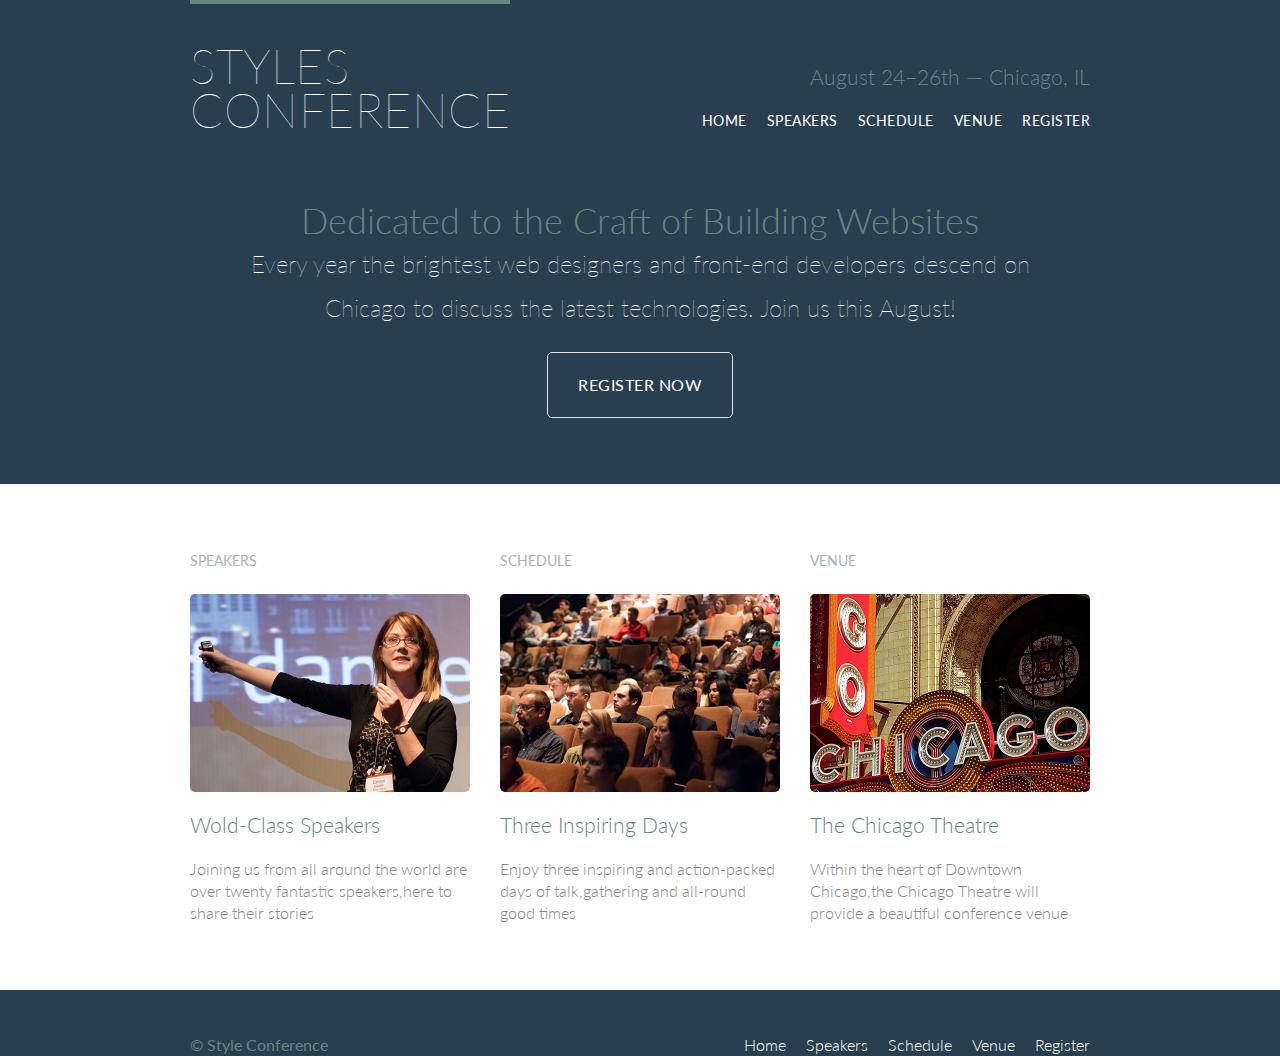
<file: index.html>
<!DOCTYPE html>
<html lang="en">
<head>
	<meta charest"utf-8">
	<title>Styles Conference</title>
	
	<link rel="stylesheet" href="http://fonts.googleapis.com/css?family=Lato:100,300,400">
	<link rel="stylesheet" type="text/css" href="assets/stylesheets/main.css">
</head>
<body>
	<header class="primary-header container group">
		<h1 class="logo">
			<a href ="index.html">	Styles <br> Conference </a>
		</h1>
		<h3 class="tagline">August 24&ndash;26th &mdash; Chicago, IL</h3>
		<nav class="nav primary-nav">
			<ul>
				<li><a href="index.html">Home</a></li><!--
    			--><li><a href="speakers.html">Speakers</a></li><!--
    			--><li><a href="schedule.html">Schedule</a></li><!--
    			--><li><a href="venue.html">Venue</a></li><!--
    			--><li><a href="register.html">Register</a></li>
			</ul>
		</nav>
	</header>
	
	<section class="hero container">
  		<h2>Dedicated to the Craft of Building Websites</h2>
  		<p>Every year the brightest web designers and front-end developers descend on Chicago to discuss the latest technologies. Join us this August!</p>
  		<a class="btn btn-alt" href="register.html">Register Now</a>
	</section>
	<section class="row">
  		<div class="grid">
			<!-- speacker -->
		<section class="teaser col-1-3">
			<h5>Speakers</h5>
			<a href="speakers.html">
				<img src="assets/images/home/speakers.jpg" alt="Professional Speaker">
				<h3>Wold-Class Speakers</h3>
			</a>
			<p>Joining us from all around the world are over twenty fantastic speakers,here to share their stories</p>
		</section><!-- 
				schedule
	--><section class="teaser col-1-3">
			<h5>Schedule</h5>
			<a href="schedule.html">
				<img src="assets/images/home/schedule.jpg" alt="schedules">
				<h3>Three Inspiring Days</h3>
			</a>
			<p>Enjoy three inspiring and action-packed days of talk,gathering and all-round good times</p>
		</section><!-- 
				venue 
		--><section class="teaser col-1-3">
			<h5>Venue</h5>
			<a href="venue.html">
				<img src="assets/images/home/venue.jpg" alt="venue">
				<h3>The Chicago Theatre</h3>
			</a>
			<p>Within the heart of Downtown Chicago,the Chicago Theatre will provide a beautiful conference venue</p>
		</section>
			 </div>
		</section>
	<footer class="primary-footer container group">
		<small>&copy; Style Conference</small>
		<nav class="nav">
			<ul>
				<li><a href="index.html">Home</a></li><!--
	    		--><li><a href="speakers.html">Speakers</a></li><!--
	    		--><li><a href="schedule.html">Schedule</a></li><!--
	    		--><li><a href="venue.html">Venue</a></li><!--
	   			 --><li><a href="register.html">Register</a></li>
   			</ul>
		</nav>
	</footer>
</body>	
</html>
</file>
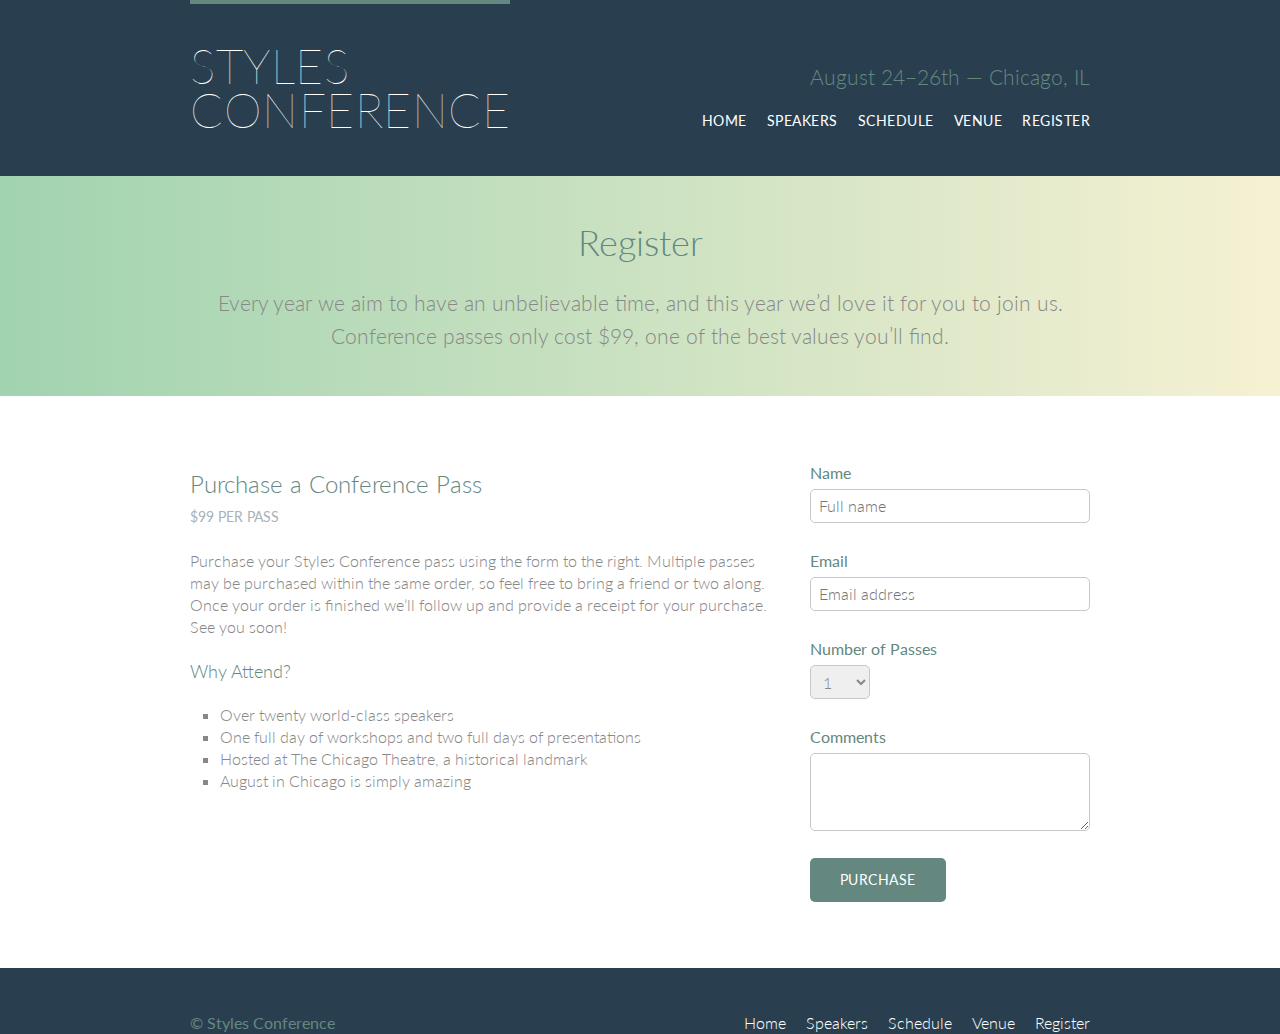
<file: register.html>
<!DOCTYPE html>
<html lang="en">
<head>
	<meta charset="utf-8">
	<title>Register - Styles Conference</title>
	<link rel="stylesheet" href="assets/stylesheets/main.css">
	<link rel="stylesheet" href="http://fonts.googleapis.com/css?family=Lato:100,300,400">
</head>
<body>
	<header class="primary-header container group">
		<h1 class="logo">
		<a href="index.html">Styles <br> Conference</a>
	</h1>
		<h3 class="tagline">August 24&ndash;26th &mdash; Chicago, IL</h3>
	<nav class="nav primary-nav">
		<ul>
			<li><a href="index.html">Home</a></li><!--
	    	--><li><a href="speakers.html">Speakers</a></li><!--
	    	--><li><a href="schedule.html">Schedule</a></li><!--
	    	--><li><a href="venue.html">Venue</a></li><!--
	   		--><li><a href="register.html">Register</a></li>	
   		</ul>
	</nav>
	</header>
	<section class="row-alt">
		<div class="lead container">
			<h1>Register</h1>
			<p>Every year we aim to have an unbelievable time, and this year we&#8217;d love it for you to join us. Conference passes only cost $99, one of the best values you&#8217;ll find.</p>
		</div>
	</section>
	<section class="row">
  		<div class="grid">
    		<section class="col-2-3">
    			<h2>Purchase a Conference Pass</h2>
				<h5>$99 per Pass</h5>
				<p>Purchase your Styles Conference pass 
				using the form to the right. Multiple passes may be purchased within the
				 same order, so feel free to bring a friend or two along. Once your 
				order is finished we&#8217;ll follow up and provide a receipt for your purchase. See you soon!</p>
				<h4>Why Attend?</h4>
				<ul class="why-attend">
				 	<li>Over twenty world-class speakers</li>
				    <li>One full day of workshops and two full days of presentations</li>
				    <li>Hosted at The Chicago Theatre, a historical landmark</li>
				    <li>August in Chicago is simply amazing</li>
				 </ul>  
			</section><!--
		--><form class="col-1-3" action="#" method="post">
				<fieldset class="register-group">
					<label>
			      		Name
			      		<input type="text" name="name" placeholder="Full name" required>
			    	</label>
					<label>
			      		Email
			      		<input type="email" name="email" placeholder="Email address" required>
			    	</label>
					<label>
			      		Number of Passes
			      <select name="quantity" required>
			        <option value="1" selected>1</option>
			        <option value="2">2</option>
			        <option value="3">3</option>
			        <option value="4">4</option>
			        <option value="5">5</option>
			      </select>
			    </label>
				<label>
			      Comments
			      <textarea name="comments"></textarea>
			    </label>
			</fieldset>
				<input class="btn btn-default" type="submit" name="submit" value="Purchase">
			</form>
      	</div>
	</section>
	<footer class="primary-footer container group">
		<small>&copy; Styles Conference</small>
	<nav class="nav">
		<ul>
			<li><a href="index.html">Home</a></li><!--
	    	--><li><a href="speakers.html">Speakers</a></li><!--
	    	--><li><a href="schedule.html">Schedule</a></li><!--
	    	--><li><a href="venue.html">Venue</a></li><!--
	   		 --><li><a href="register.html">Register</a></li>
   		</ul>
	</nav>
	</footer>
</body>
</html>
</file>
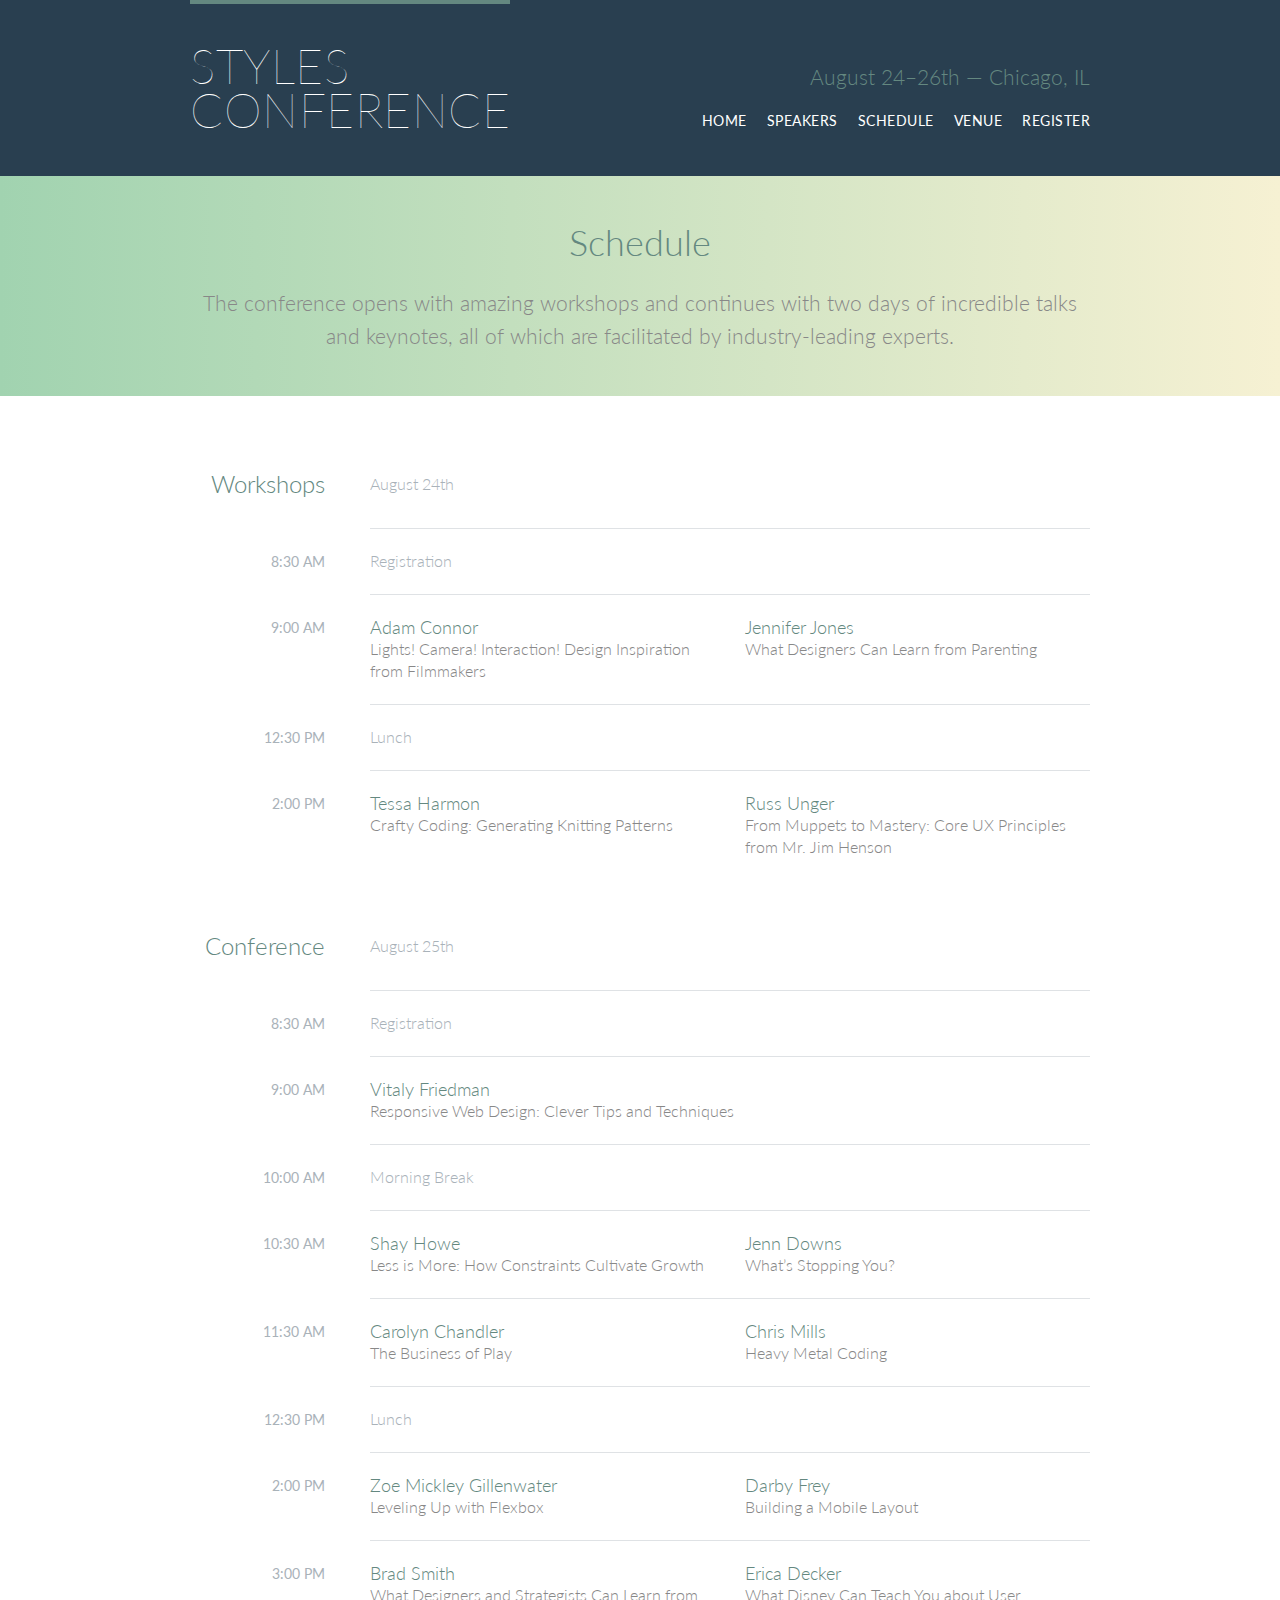
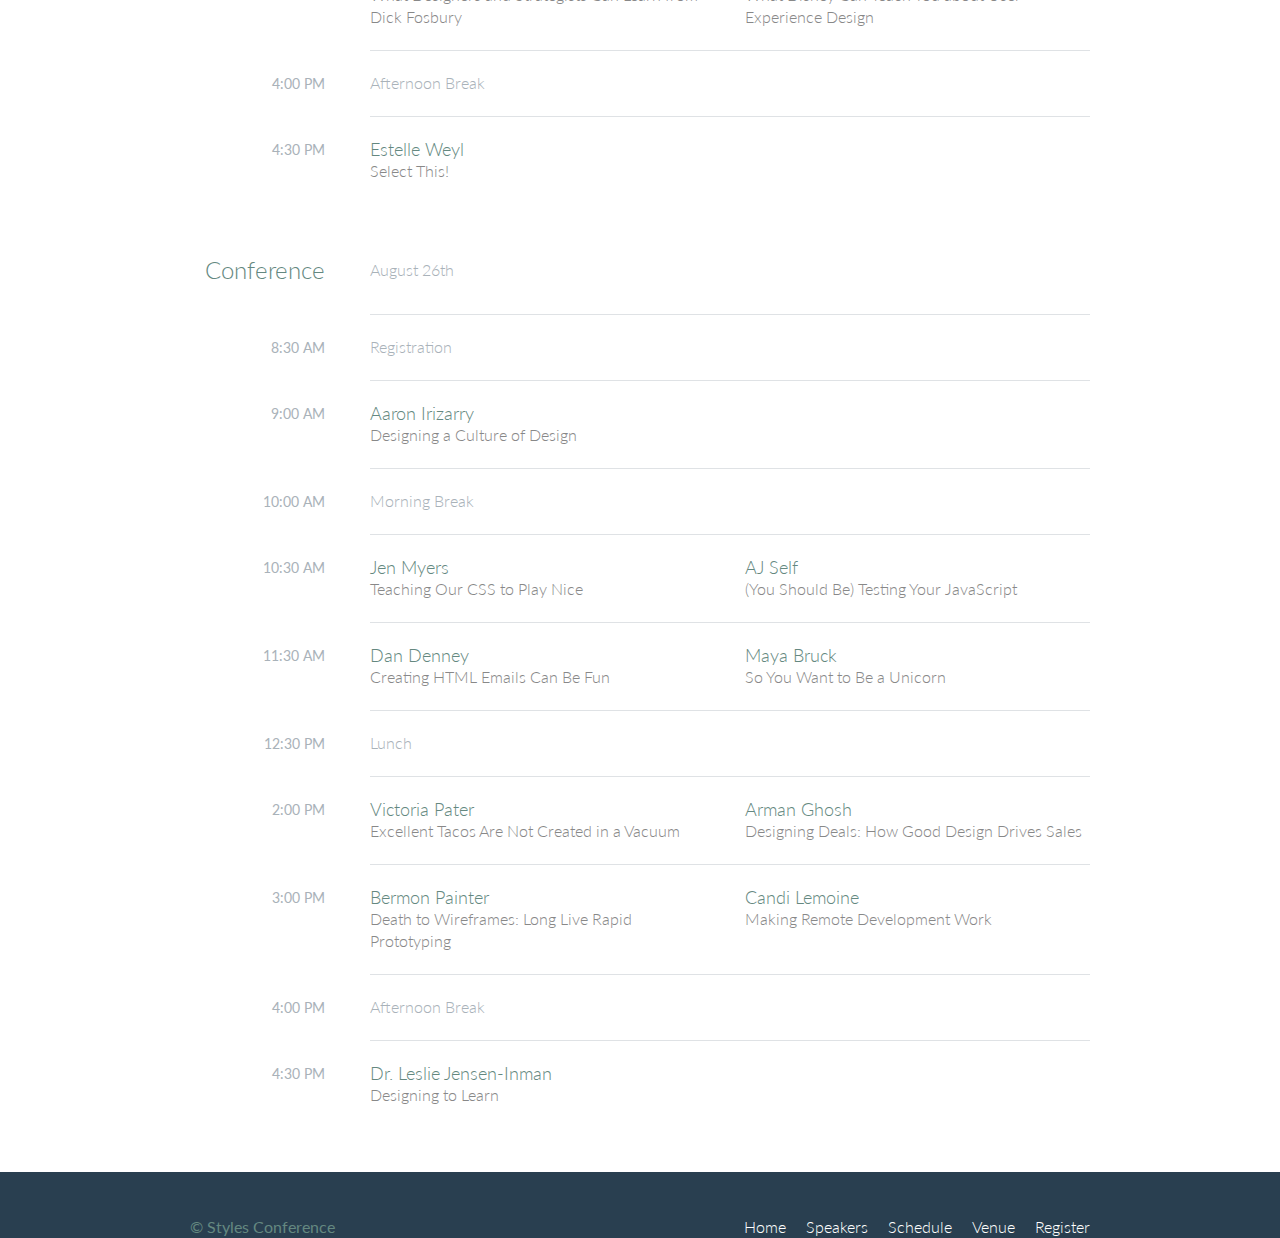
<file: schedule.html>
<!DOCTYPE html>
<html lang="en">
<head>
	<meta charset="utf-8">
	<title>Schedule - Styles Conference</title>
	<link rel="stylesheet" href="assets/stylesheets/main.css">
	<link rel="stylesheet" href="http://fonts.googleapis.com/css?family=Lato:100,300,400">
</head>
<body>
	<header class="primary-header container group">
	<h1 class="logo">
		<a href="index.html">Styles <br> Conference</a>
	</h1>
	<h3 class="tagline">August 24&ndash;26th &mdash; Chicago, IL</h3>
	<nav class="nav primary-nav">
		<ul>
			<li><a href="index.html">Home</a></li><!--
	    	--><li><a href="speakers.html">Speakers</a></li><!--
	    	--><li><a href="schedule.html">Schedule</a></li><!--
	    	--><li><a href="venue.html">Venue</a></li><!--
	   		--><li><a href="register.html">Register</a></li>
   		</ul>
	</nav>
	</header>
	<section class="row-alt">
		<div class="lead container">
			<h1>Schedule</h1>
			<p>The conference opens with amazing workshops and continues with two days of incredible talks and keynotes, all of which are facilitated by industry-leading experts.</p>
		</div>
	</section>
	<section class="row">
  		<div class="container">
  			<table>
				<thead>
					<tr>
						<th scope="row">
						Workshops
						</th>
						<td class="schedule-offset" colspan="2">
						August 24th
						</td>
					</tr>
				</thead>
				<tbody>
					<tr>
						<th scope="row">
						<time datetime="08:30:00">8:30 AM</time>
						</th>
						<td class="schedule-offset" colspan="2">
						Registration
						</td>
					</tr>
					<tr>
						<th scope="row">
						<time datetime="09:00:00">9:00 AM</time>
					</th>
					<td>
						<a href="speakers.html#adam-connor">
						<h4>Adam Connor</h4>
						Lights! Camera! Interaction! Design Inspiration from Filmmakers
						</a>
					</td>
					<td>
						<a href="speakers.html#jennifer-jones">
							<h4>Jennifer Jones</h4>
							What Designers Can Learn from Parenting
						</a>
					</td>
					</tr>
					<tr>
						<th scope="row">
						<time datetime="12:30:00">12:30 PM</time>
					</th>
					<td class="schedule-offset" colspan="2">
						Lunch
					</td>
					</tr>
					<tr>
						<th scope="row">
						<time datetime="14:00">2:00 PM</time>
					</th>
					<td>
						<a href="speakers.html#tessa-harmon">
							<h4>Tessa Harmon</h4>
				 			Crafty Coding: Generating Knitting Patterns
						</a>
					</td>
					<td>
						<a href="speakers.html#russ-unger">
							<h4>Russ Unger</h4>
							From Muppets to Mastery: Core UX Principles from Mr. Jim Henson
						</a>
					</td>
					</tr>
					</tbody>
					</table>

					<table>
					<thead>
						<tr>
							<th scope="row">
							Conference
						</th>
						<td class="schedule-offset" colspan="2">
							August 25th
						</td>
						</tr>
					</thead>
					<tbody>
					<tr>
						<th scope="row">
						<time datetime="08:30:00">8:30 AM</time>
					</th>
						<td class="schedule-offset" colspan="2">
						Registration
					</td>
					</tr>
					<tr>
						<th scope="row">
						<time datetime="09:00:00">9:00 AM</time>
					</th>
					<td colspan="2">
						<a href="speakers.html#vitaly-friedman">
							<h4>Vitaly Friedman</h4>
							Responsive Web Design: Clever Tips and Techniques
						</a>
					</td>
					</tr>
					<tr>
						<th scope="row">
							<time datetime="10:00:00">10:00 AM</time>
						</th>
					<td class="schedule-offset" colspan="2">
						Morning Break
					</td>
					</tr>
					<tr>
					<th scope="row">
						<time datetime="10:30:00">10:30 AM</time>
					</th>
					<td>
						<a href="speakers.html#shay-howe">
							<h4>Shay Howe</h4>
							Less is More: How Constraints Cultivate Growth
						</a>
					</td>
					<td>
						<a href="speakers.html#jenn-downs">
							<h4>Jenn Downs</h4>
							What&#8217;s Stopping You?
						</a>
					</td>
					</tr>
					<tr>
					<th scope="row">
						<time datetime="11:30:00">11:30 AM</time>
					</th>
					<td>
						<a href="speakers.html#carolyn-chandler">
						<h4>Carolyn Chandler</h4>
						The Business of Play
						</a>
					</td>
					<td>
						<a href="speakers.html#chris-mills">
							<h4>Chris Mills</h4>
							Heavy Metal Coding
						</a>
					</td>
					</tr>
					<tr>
					<th scope="row">
						<time datetime="12:30:00">12:30 PM</time>
					</th>
					<td class="schedule-offset" colspan="2">
						Lunch
					</td>
					</tr>
					<tr>
						<th scope="row">
						<time datetime="14:00">2:00 PM</time>
					</th>
					<td>
						<a href="speakers.html#zoe-mickley-gillenwater">
						<h4>Zoe Mickley Gillenwater</h4>
						Leveling Up with Flexbox
						</a>
					</td>
					<td>
						<a href="speakers.html#darby-frey">
						<h4>Darby Frey</h4>
						Building a Mobile Layout
						</a>
					</td>
					</tr>
					<tr>
						<th scope="row">
						<time datetime="15:00:00">3:00 PM</time>
					</th>
					<td>
						<a href="speakers.html#brad-smith">
						<h4>Brad Smith</h4>
						What Designers and Strategists Can Learn from Dick Fosbury
						</a>
					</td>
					<td>
						<a href="speakers.html#erica-decker">
						<h4>Erica Decker</h4>
						What Disney Can Teach You about User Experience Design
						</a>
					</td>
					</tr>
					<tr>
						<th scope="row">
						<time datetime="16:00:00">4:00 PM</time>
					</th>
						<td class="schedule-offset" colspan="2">
						Afternoon Break
						</td>
					</tr>
					<tr>
						<th scope="row">
						<time datetime="16:30:00">4:30 PM</time>
					</th>
						<td colspan="2">
						<a href="speakers.html#estelle-weyl">
						<h4>Estelle Weyl</h4>
						Select This!
						</a>
					</td>
					</tr>
					</tbody>
					</table>

					<table>
					<thead>
					<tr>
						<th scope="row">
						Conference
					</th>
						<td class="schedule-offset" colspan="2">
						August 26th
					</td>
					</tr>
					</thead>
					<tbody>
					<tr>
						<th scope="row">
						<time datetime="08:30:00">8:30 AM</time>
					</th>
						<td class="schedule-offset" colspan="2">
						Registration
					</td>
					</tr>
					<tr>
						<th scope="row">
						<time datetime="09:00:00">9:00 AM</time>
					</th>
					<td colspan="2">
						<a href="speakers.html#aaron-irizarry">
						<h4>Aaron Irizarry</h4>
						Designing a Culture of Design
					</a>
					</td>
					</tr>
					<tr>
						<th scope="row">
						<time datetime="10:00:00">10:00 AM</time>
					</th>
					<td class="schedule-offset" colspan="2">
						Morning Break
					</td>
					</tr>
					<tr>
						<th scope="row">
						<time datetime="10:30:00">10:30 AM</time>
					</th>
					<td>
						<a href="speakers.html#jen-myers">
						<h4>Jen Myers</h4>
						Teaching Our CSS to Play Nice
						</a>
					</td>
					<td>
						<a href="speakers.html#aj-self">
						<h4>AJ Self</h4>
						(You Should Be) Testing Your JavaScript
						</a>
					</td>
					</tr>
					<tr>
						<th scope="row">
						<time datetime="11:30:00">11:30 AM</time>
					</th>
					<td>
						<a href="speakers.html#dan-denney">
						<h4>Dan Denney</h4>
						Creating HTML Emails Can Be Fun
						</a>
					</td>
					<td>
						<a href="speakers.html#maya-bruck">
						<h4>Maya Bruck</h4>
						So You Want to Be a Unicorn
						</a>
					</td>
					</tr>
					<tr>
						<th scope="row">
						<time datetime="12:30:00">12:30 PM</time>
					</th>
						<td class="schedule-offset" colspan="2">
						Lunch
					</td>
					</tr>
					<tr>
						<th scope="row">
						<time datetime="14:00">2:00 PM</time>
					</th>
					<td>
						<a href="speakers.html#victoria-pater">
						<h4>Victoria Pater</h4>
						Excellent Tacos Are Not Created in a Vacuum
						</a>
					</td>
					<td>
						<a href="speakers.html#arman-ghosh">
						<h4>Arman Ghosh</h4>
						Designing Deals: How Good Design Drives Sales
						</a>
					</td>
					</tr>
					<tr>
						<th scope="row">
						<time datetime="15:00:00">3:00 PM</time>
					</th>
					<td>
						<a href="speakers.html#bermon-painter">
						<h4>Bermon Painter</h4>
						Death to Wireframes: Long Live Rapid Prototyping
						</a>
					</td>
					<td>
						<a href="speakers.html#candi-lemoine">
						 <h4>Candi Lemoine</h4>
						Making Remote Development Work
						</a>
					</td>
					</tr>
					<tr>
						<th scope="row">
						<time datetime="16:00:00">4:00 PM</time>
					</th>
						<td class="schedule-offset" colspan="2">
						Afternoon Break
					</td>
					</tr>
					<tr>
					<th scope="row">
						<time datetime="16:30:00">4:30 PM</time>
					</th>
					<td colspan="2">
						<a href="speakers.html#leslie-jensen-inman">
						<h4>Dr. Leslie Jensen-Inman</h4>
						Designing to Learn
						</a>
					</td>
					</tr>
			</tbody>
			</table>
 	</div>
	</section>
	<footer class="primary-footer container group">
		<small>&copy; Styles Conference</small>
		<nav class="nav">
			<ul>
				<li><a href="index.html">Home</a></li><!--
	    		--><li><a href="speakers.html">Speakers</a></li><!--
	    		--><li><a href="schedule.html">Schedule</a></li><!--
	    		--><li><a href="venue.html">Venue</a></li><!--
	   			 --><li><a href="register.html">Register</a></li>
   			</ul>
		</nav>
	</footer>
</body>
</html>
</file>
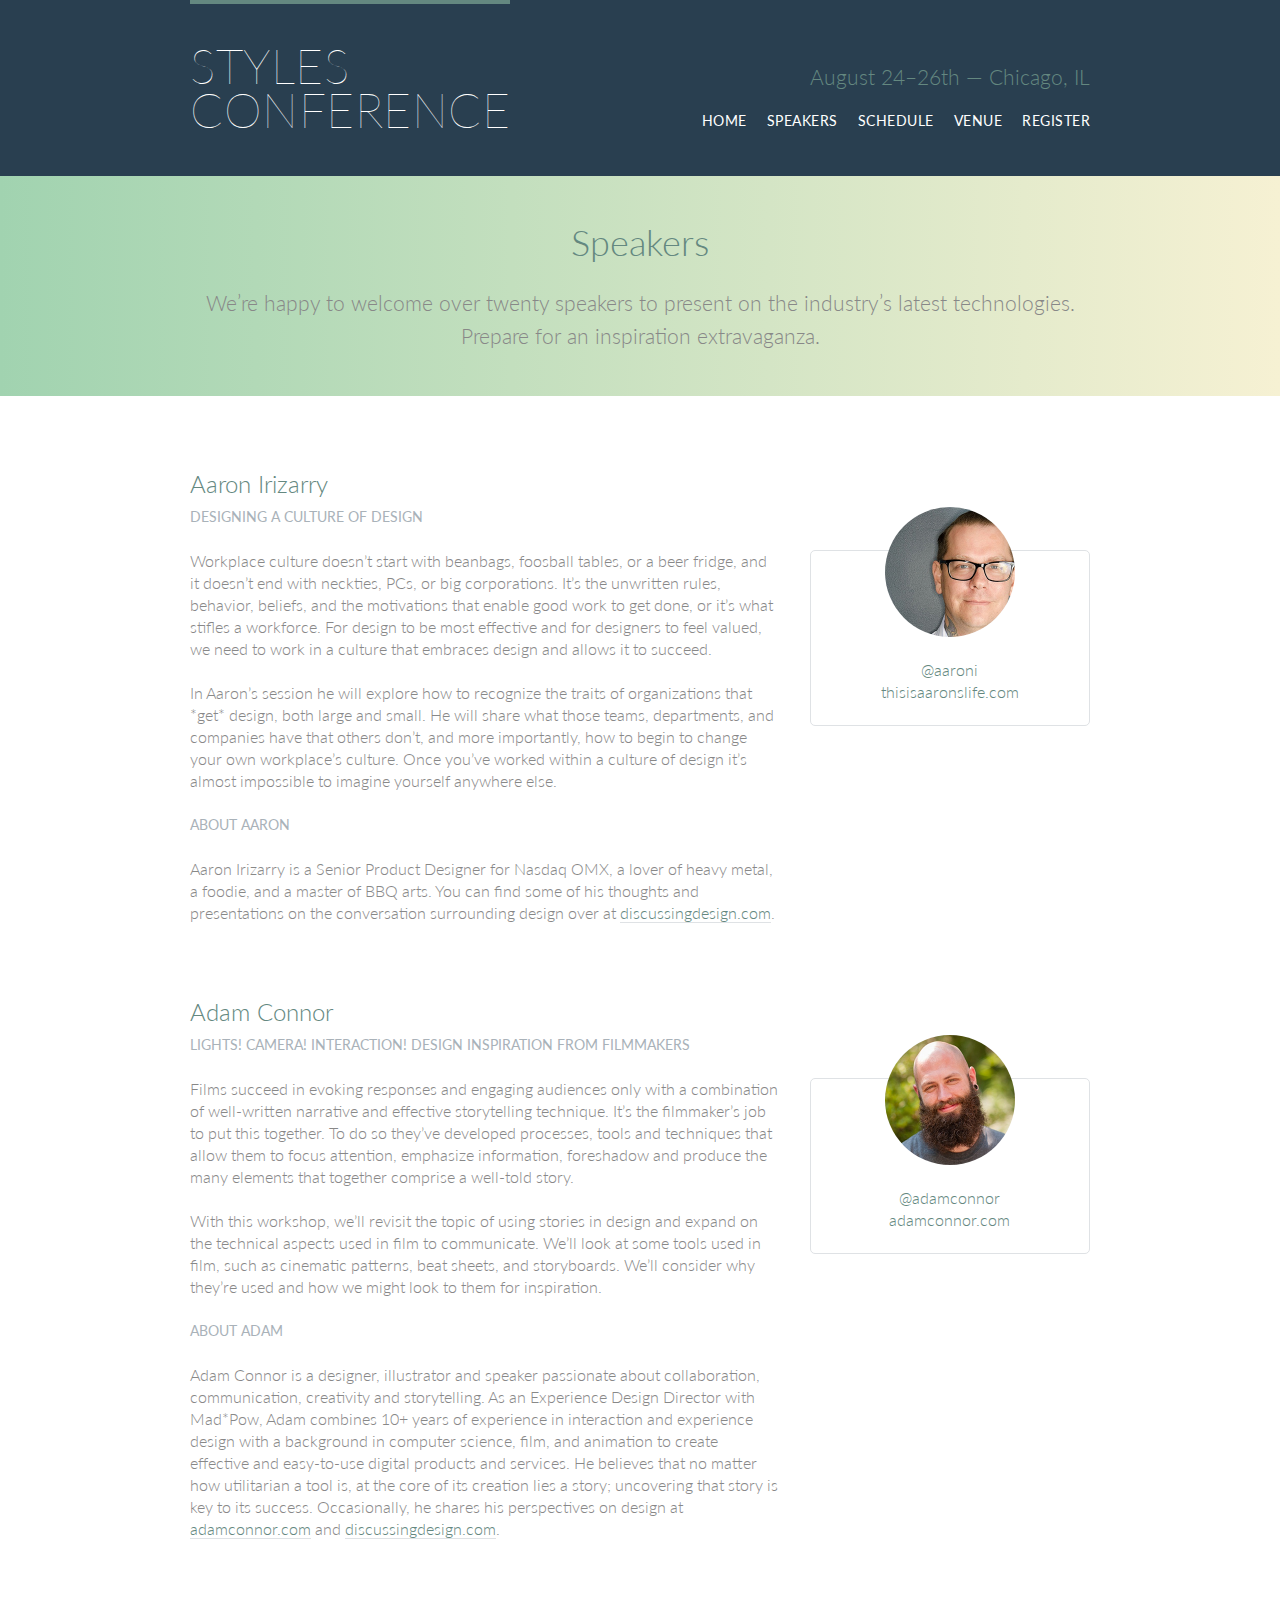
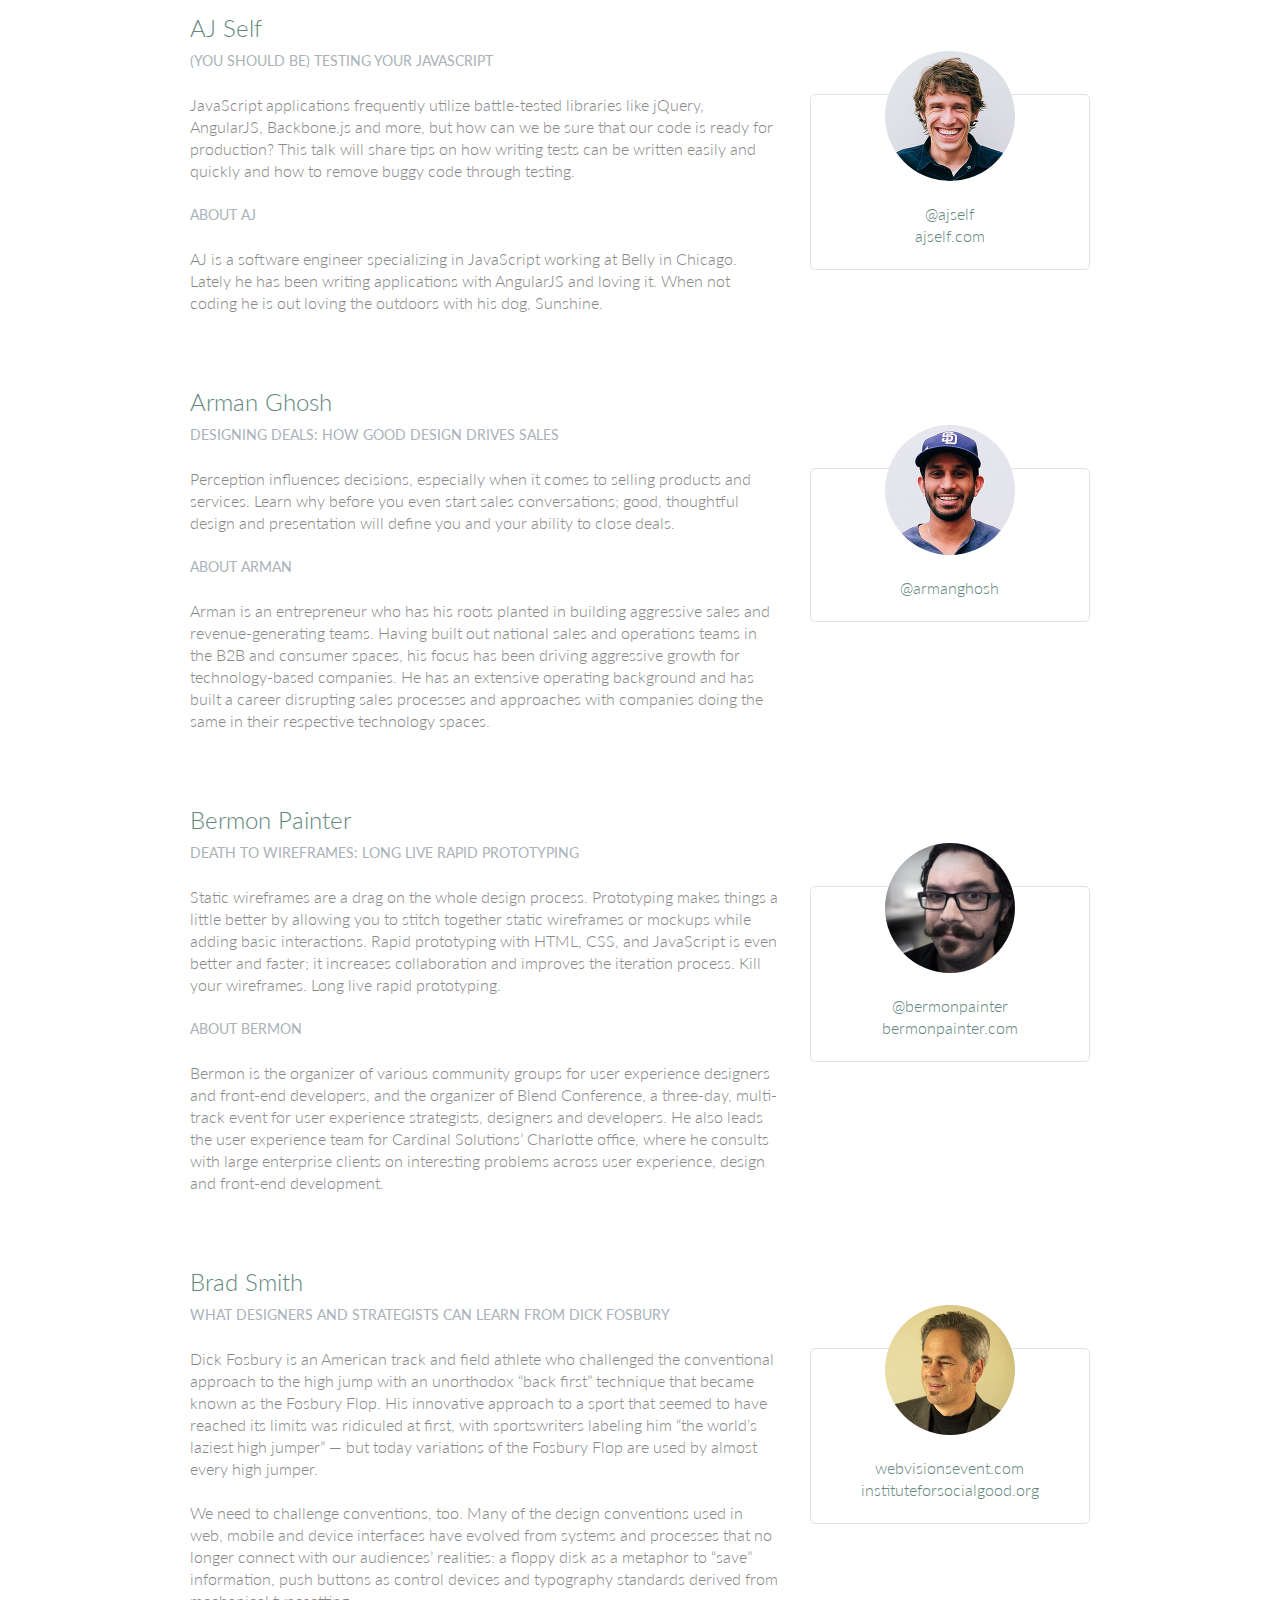
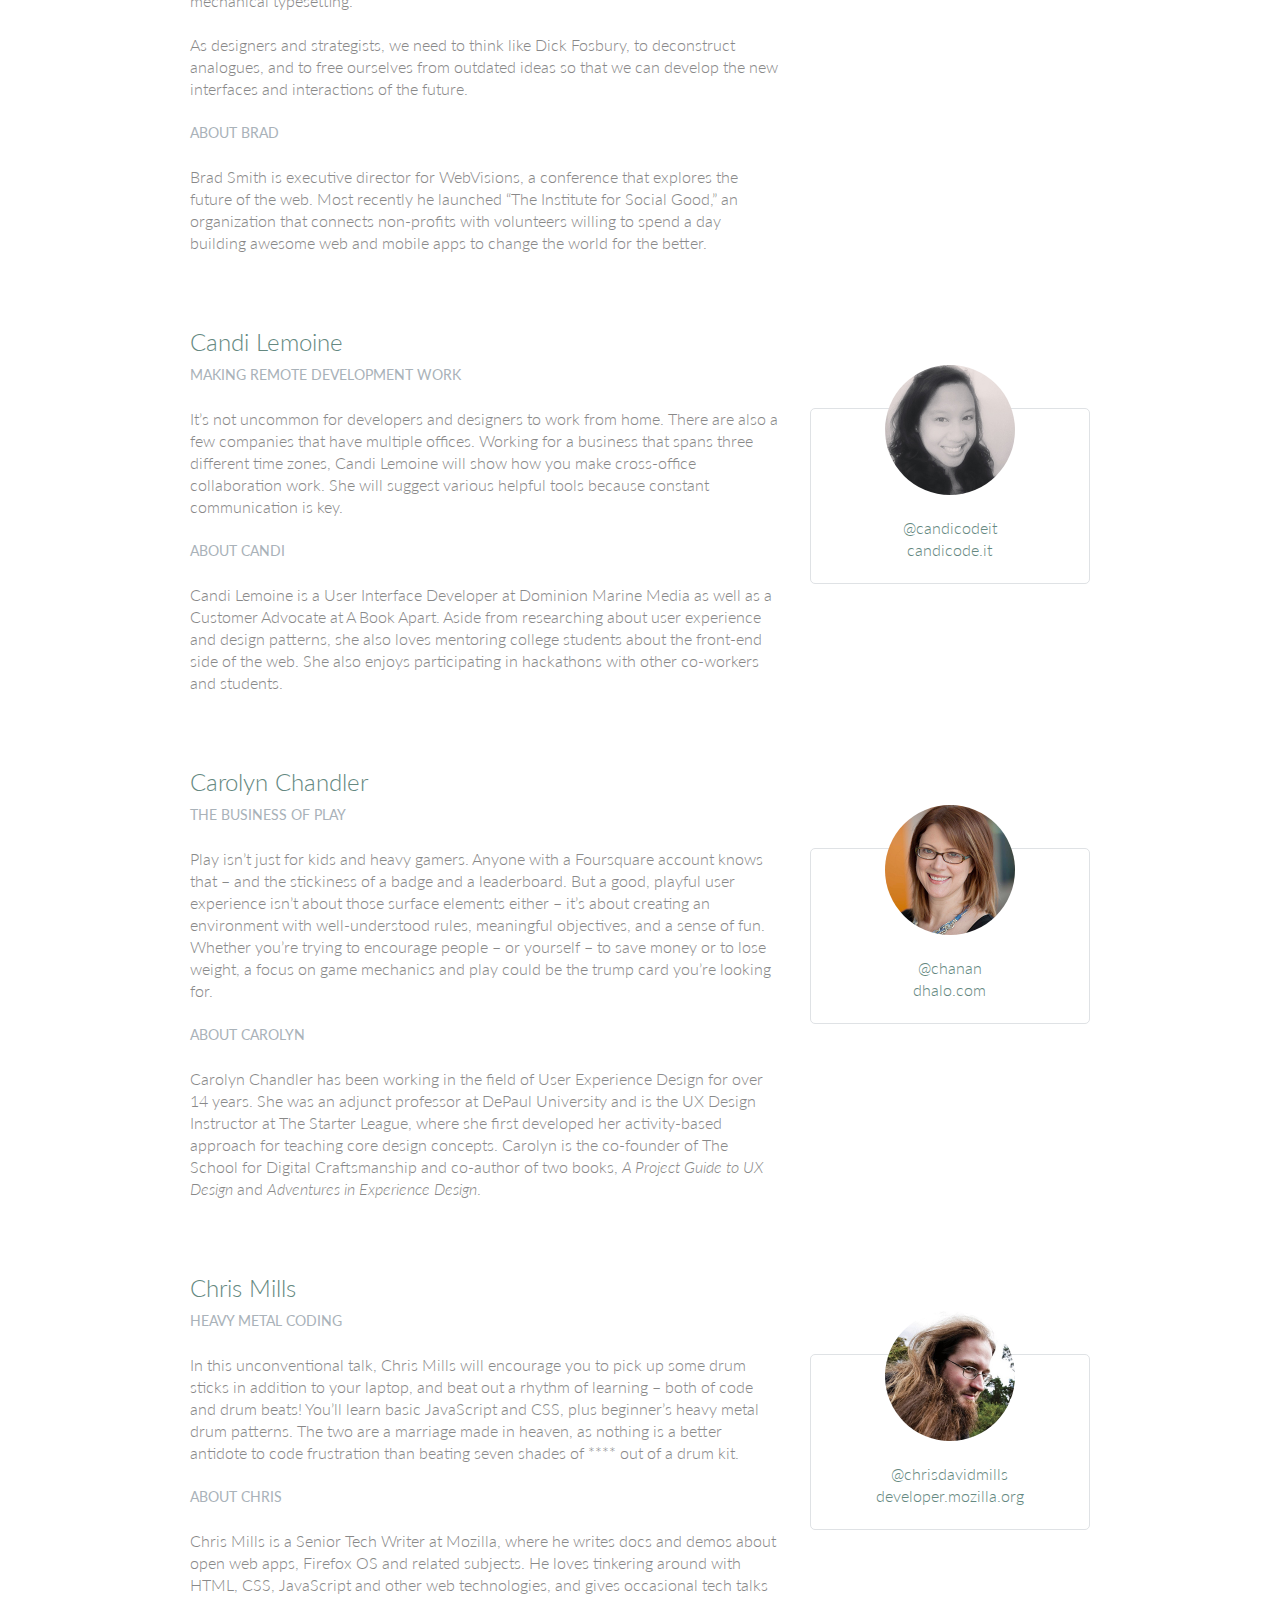
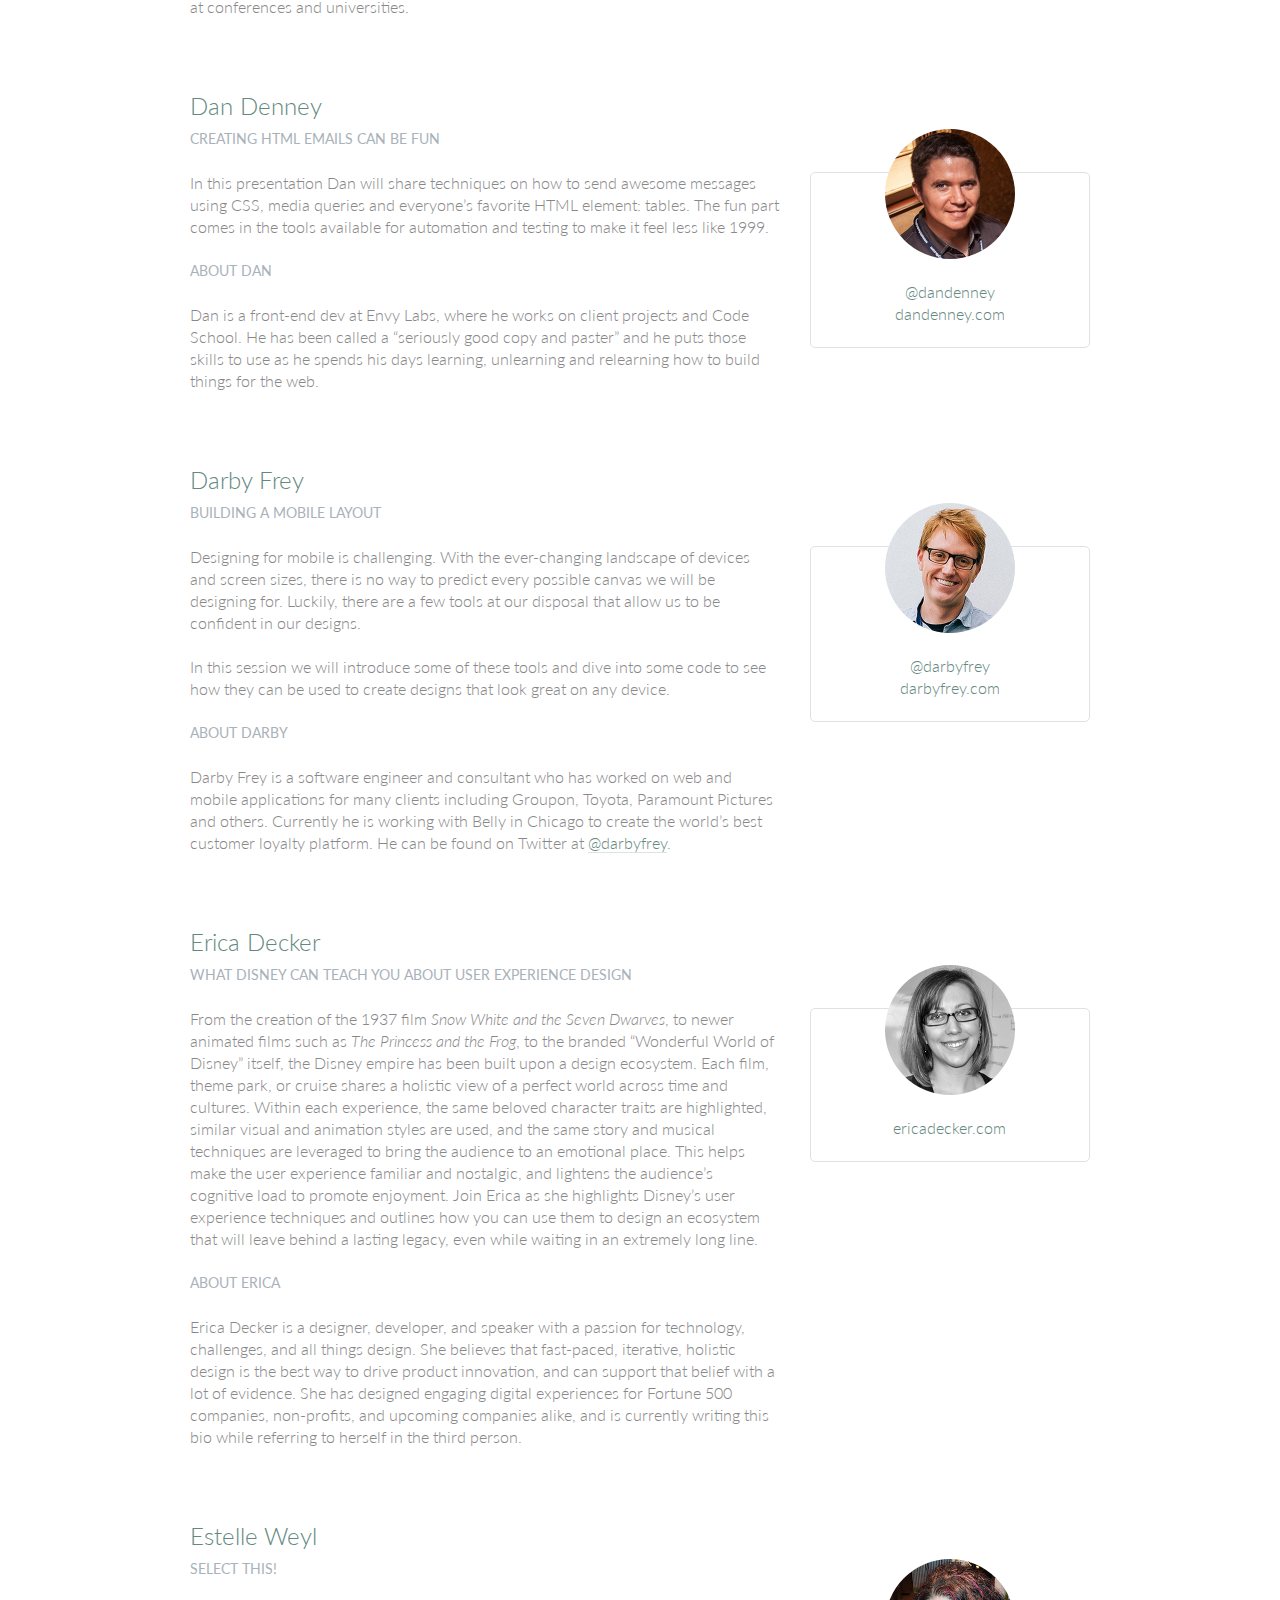
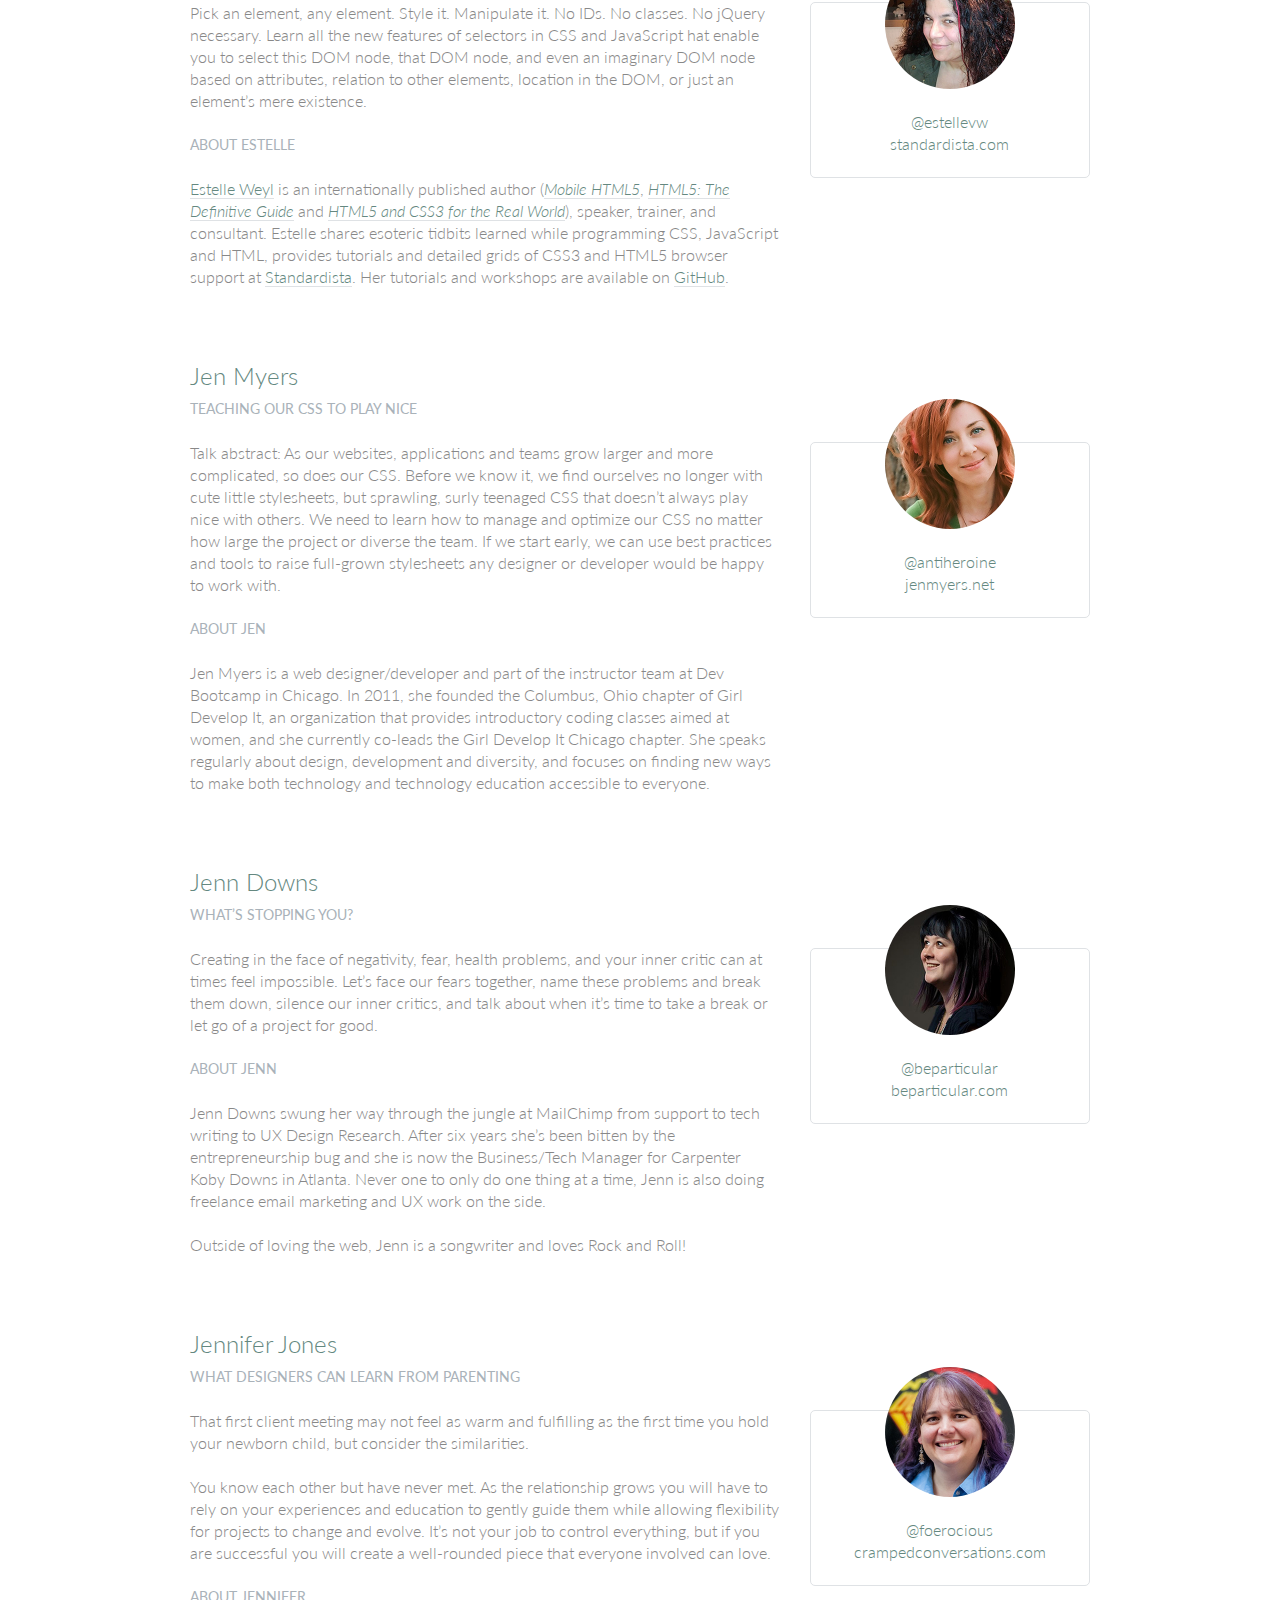
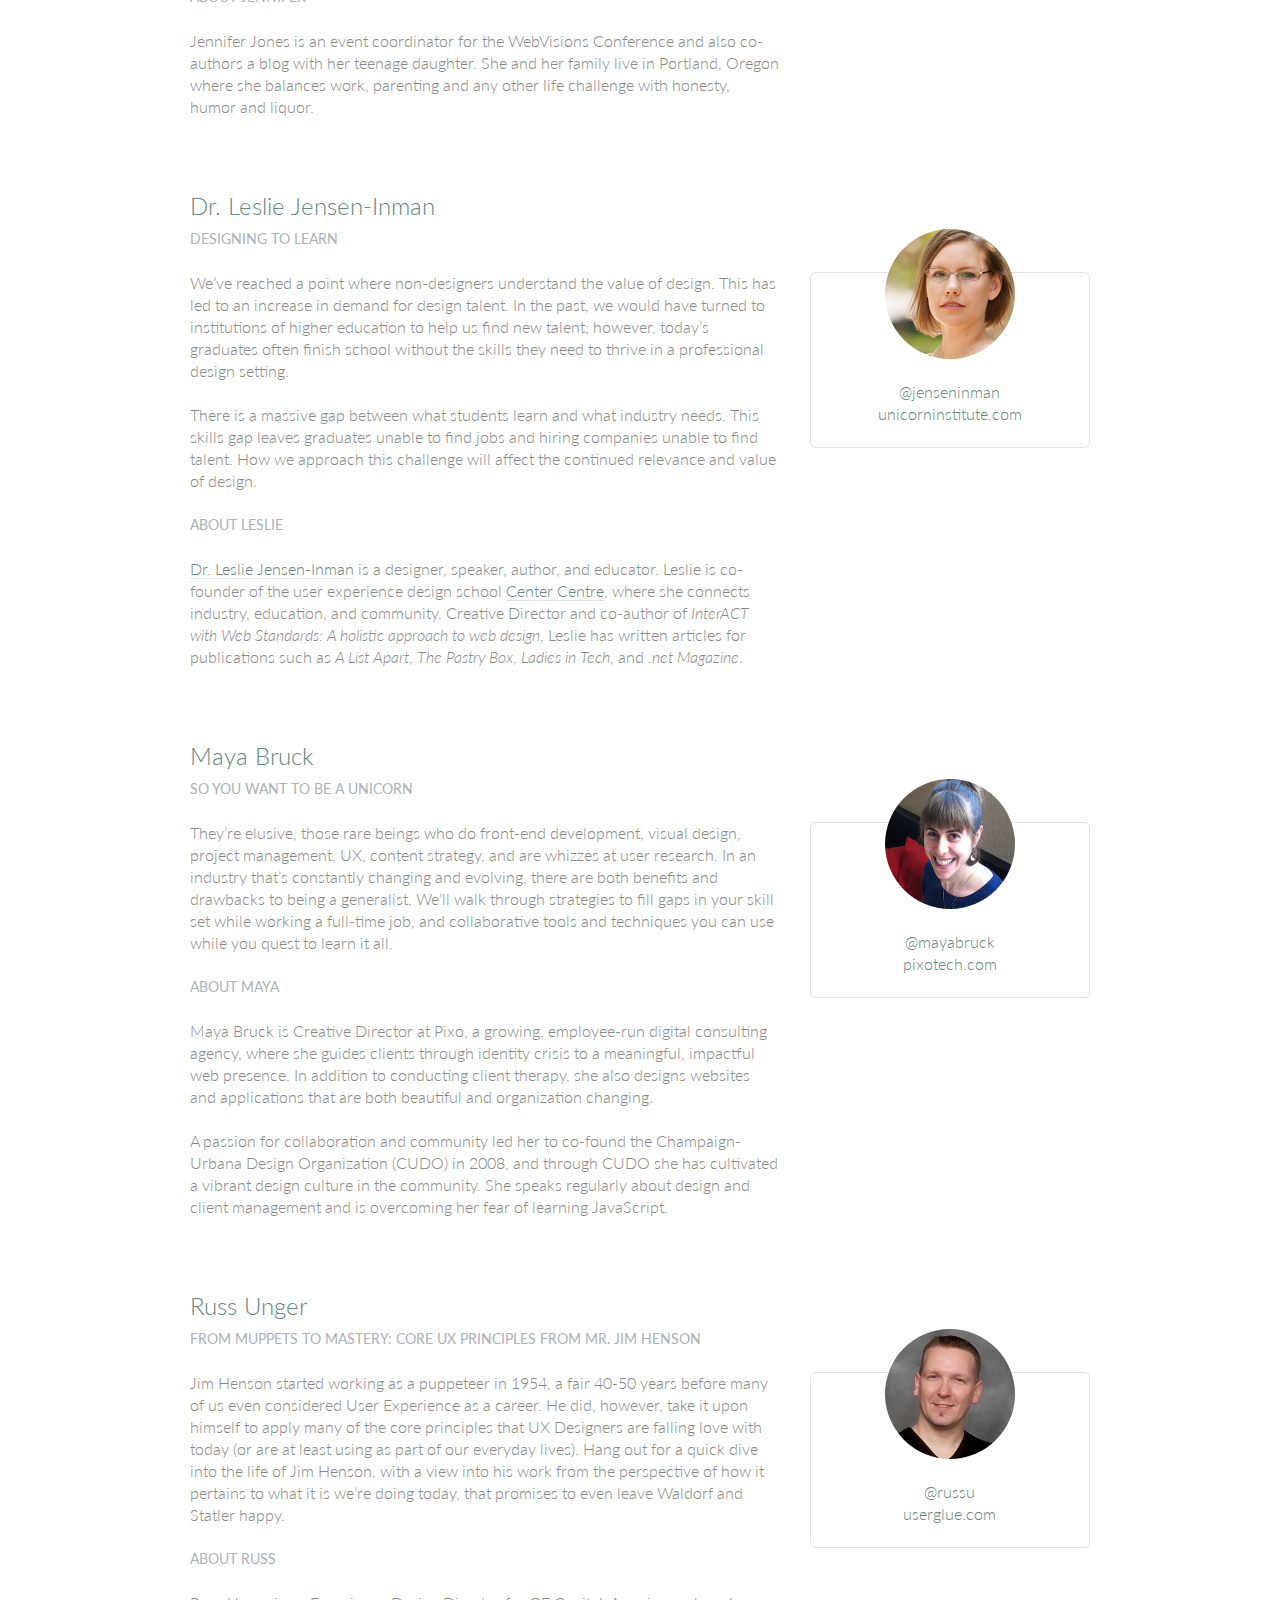
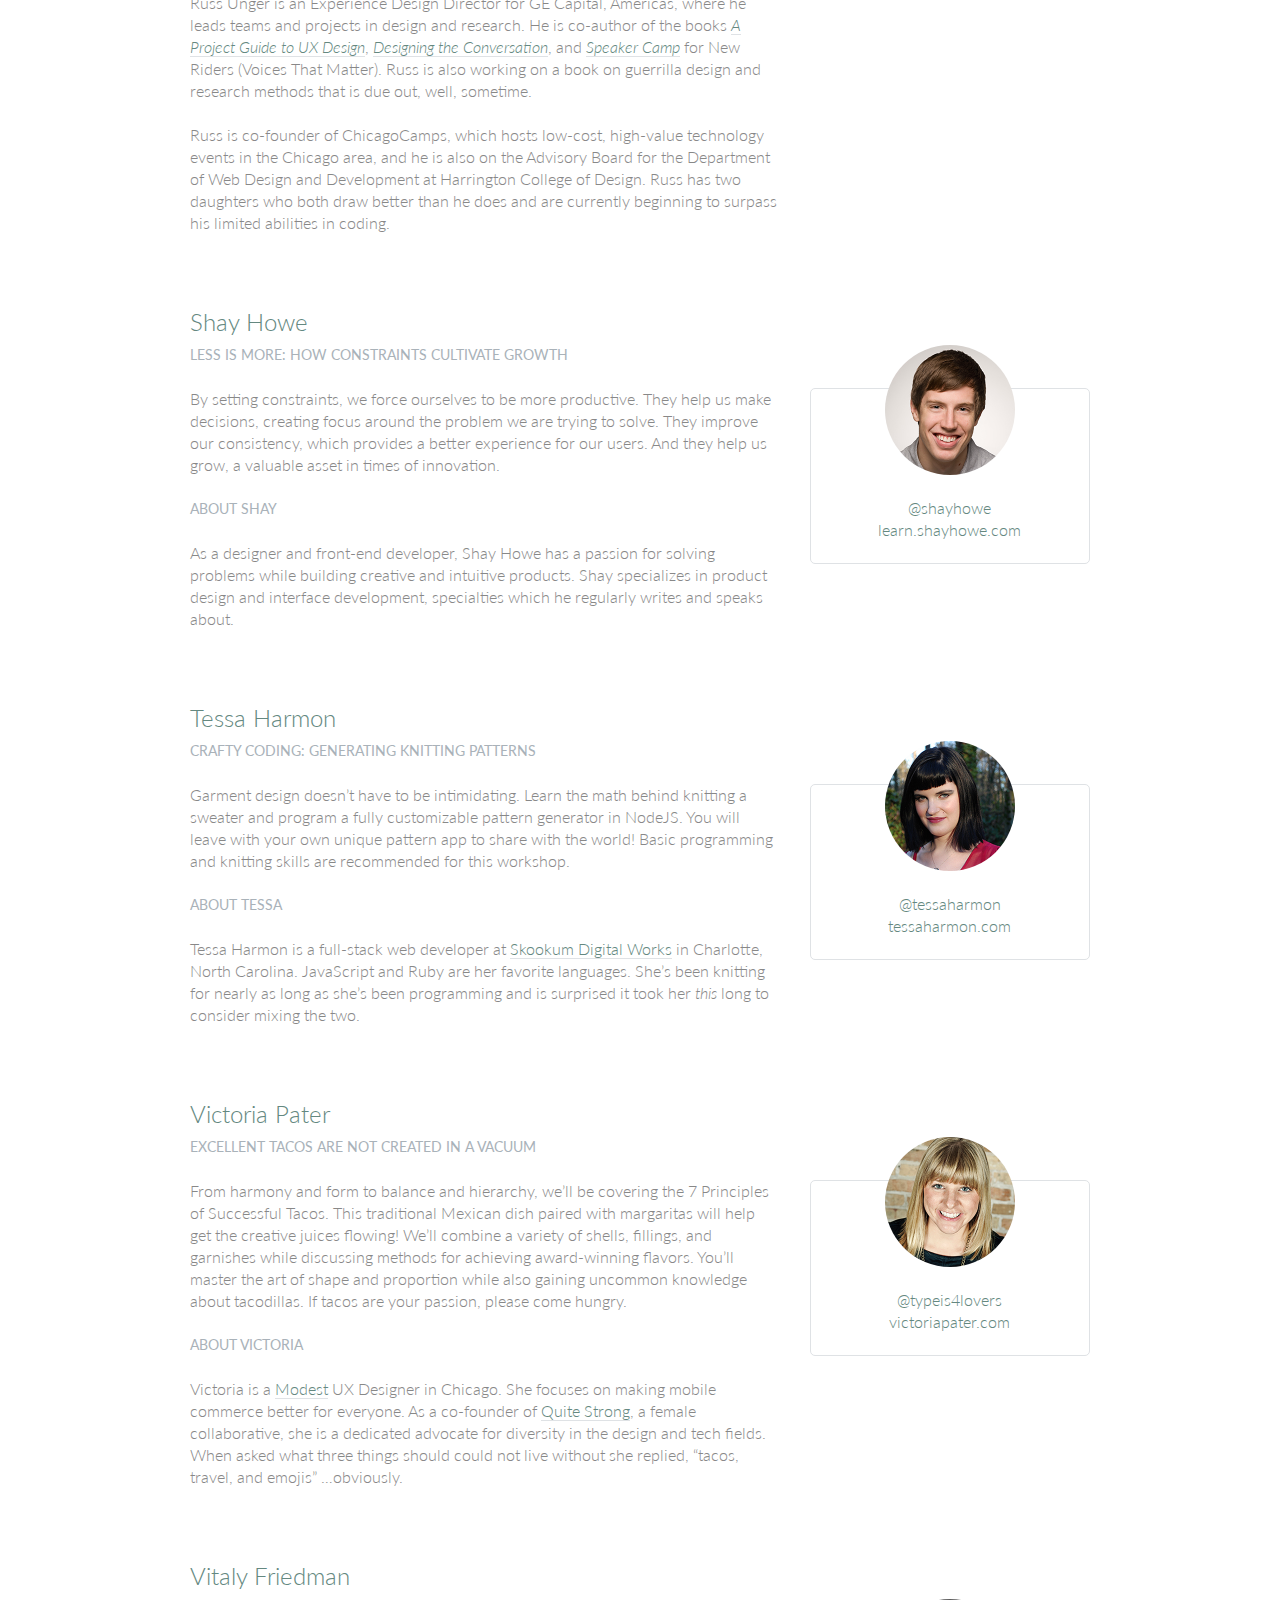
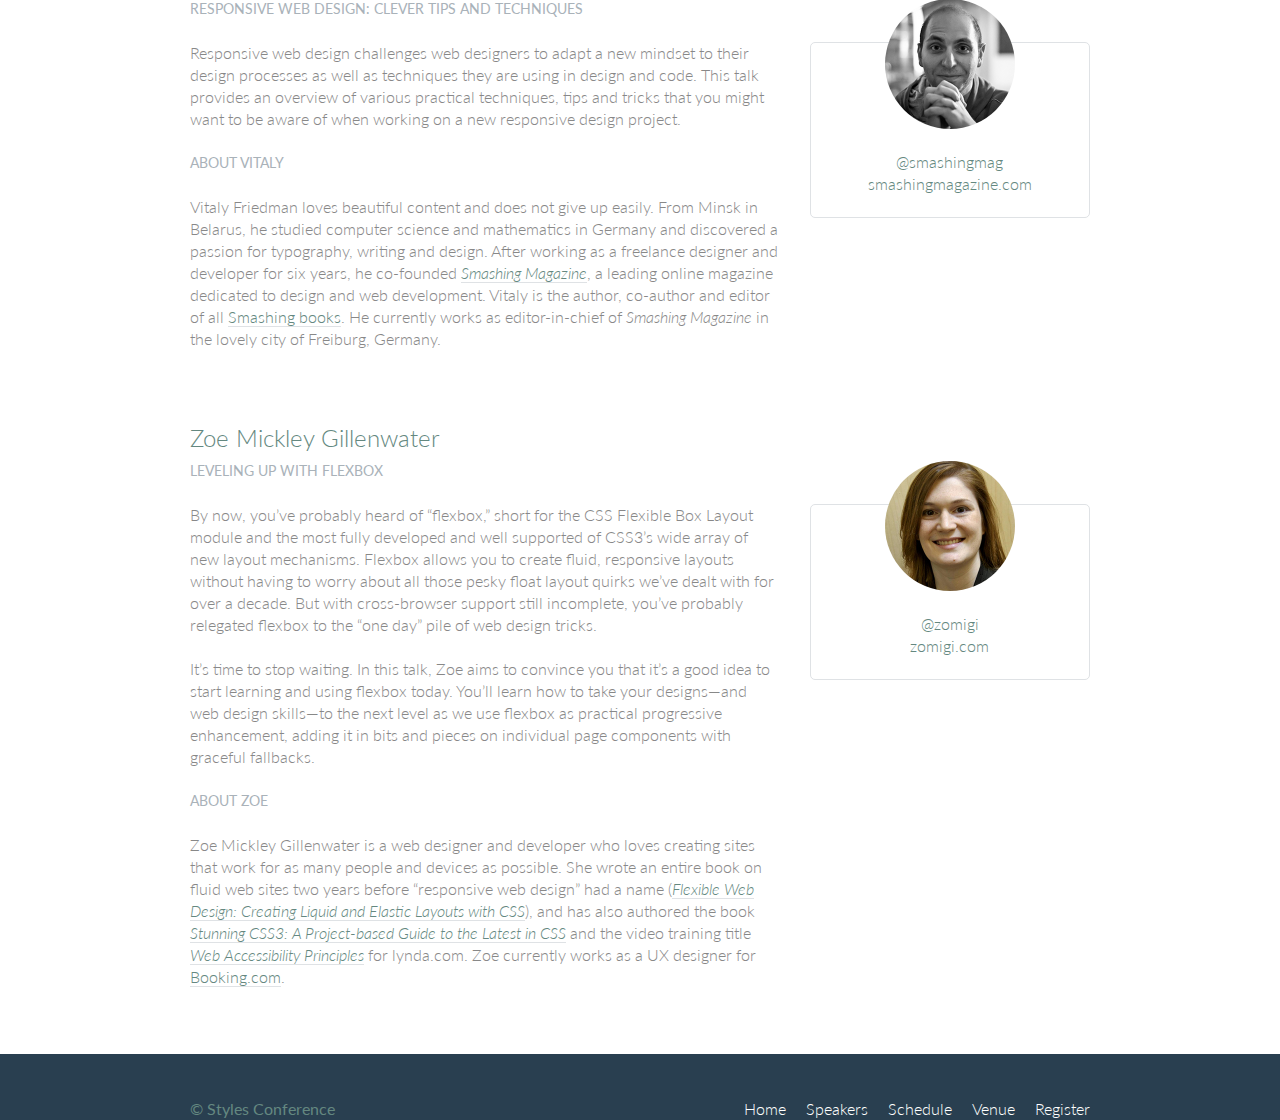
<file: speakers.html>
<!DOCTYPE html>
<html lang="en">
<head>
<meta charset="utf-8">
<title>Speakers - Styles Conference</title>
<link rel="stylesheet" href="assets/stylesheets/main.css">
<link rel="stylesheet" href="http://fonts.googleapis.com/css?family=Lato:100,300,400">
</head>
<body>
	<header class="primary-header container group">
		<h1 class="logo">
			<a href="index.html">Styles <br> Conference</a>
		</h1>
		<h3 class="tagline">August 24&ndash;26th &mdash; Chicago, IL</h3>
		<nav class="nav primary-nav">
			<ul>
				<li><a href="index.html">Home</a></li><!--
	    		--><li><a href="speakers.html">Speakers</a></li><!--
	    		--><li><a href="schedule.html">Schedule</a></li><!--
	    		--><li><a href="venue.html">Venue</a></li><!--
	   			 --><li><a href="register.html">Register</a></li>
   			</ul>
		</nav>
	</header>
	<section class="row-alt">
	<div class="lead container">
			<h1>Speakers</h1>
			<p>We&#8217;re happy to welcome over twenty speakers to present on the industry&#8217;s latest technologies. Prepare for an inspiration extravaganza.</p>
		</div>
	</section>
	<section class="row">
	<div class="grid">

	<section class="speaker" id="aaron-irizarry">
	<div class="col-2-3">
		<h2>Aaron Irizarry</h2>
		<h5>Designing a Culture of Design</h5>
		<p>Workplace culture doesn&#8217;t start with beanbags, foosball tables, or a beer fridge, and it doesn&#8217;t end with neckties, PCs, or big corporations. It&#8217;s the unwritten rules, behavior, beliefs, and the motivations that enable good work to get done, or it&#8217;s what stifles a workforce. For design to be most effective and for designers to feel valued, we need to work in a culture that embraces design and allows it to succeed.</p>
		<p>In Aaron&#8217;s session he will explore how to recognize the traits of organizations that *get* design, both large and small. He will share what those teams, departments, and companies have that others don&#8217;t, and more importantly, how to begin to change your own workplace&#8217;s culture. Once you&#8217;ve worked within a culture of design it&#8217;s almost impossible to imagine yourself anywhere else.</p>
		<h5>About Aaron</h5>
		<p>Aaron Irizarry is a Senior Product Designer for Nasdaq OMX, a lover of heavy metal, a foodie, and a master of BBQ arts. You can find some of his thoughts and presentations on the conversation surrounding design over at 
		<a href="http://www.discussingdesign.com/">discussingdesign.com</a>.</p>
	</div><!-- 
	 --><aside class="col-1-3"> 
	 <div class="speaker-info">
		<img src="assets/images/speakers/aaron-irizarry.jpg" alt="Aaron Irizarry">
		<ul>
			<li><a href="https://twitter.com/aaroni">@aaroni</a></li>
			<li><a href="http://www.thisisaaronslife.com/">thisisaaronslife.com</a></li>
		</ul>
	</div>
	</aside>
	</section>

	<section class="speaker" id="adam-connor">
	<div class="col-2-3">
		<h2>Adam Connor</h2>
		<h5>Lights! Camera! Interaction! Design Inspiration from Filmmakers</h5>
		<p>Films succeed in evoking responses and engaging audiences only with a combination of well-written narrative and effective storytelling technique. It&#8217;s the filmmaker&#8217;s job to put this together. To do so they&#8217;ve developed processes, tools and techniques that allow them to focus attention, emphasize information, foreshadow and produce the many elements that together comprise a well-told story.</p>
		<p>With this workshop, we&#8217;ll revisit the topic of using stories in design and expand on the technical aspects used in film to communicate. We&#8217;ll look at some tools used in film, such as cinematic patterns, beat sheets, and storyboards. We&#8217;ll consider why they&#8217;re used and how we might look to them for inspiration.</p>
		<h5>About Adam</h5>
		<p>Adam Connor is a designer, illustrator and speaker passionate about collaboration, communication, creativity and storytelling. As an Experience Design Director with Mad*Pow, Adam combines 10+ years of experience in interaction and experience design with a background in computer science, film, and animation to create effective and easy-to-use digital products and services. He believes that no matter how utilitarian a tool is, at the core of its creation lies a story; uncovering that story is key to its success. Occasionally, he shares his perspectives on design at <a href="http://adamconnor.com/">adamconnor.com</a> and <a href="http://www.discussingdesign.com/">discussingdesign.com</a>.</p>
	</div><!-- 
	 --><aside class="col-1-3">
	<div class="speaker-info">
		<img src="assets/images/speakers/adam-connor.jpg" alt="Adam Connor">
		<ul>
			<li><a href="https://twitter.com/adamconnor">@adamconnor</a></li>
			<li><a href="http://adamconnor.com/">adamconnor.com</a></li>
		</ul>
	</div>
</aside>	
</section>

<section class="speaker" id="aj-self">
	<div class="col-2-3">
		<h2>AJ Self</h2>
		<h5>(You Should Be) Testing Your JavaScript</h5>
		<p>JavaScript applications frequently utilize battle-tested libraries like jQuery, AngularJS, Backbone.js and more, but how can we be sure that our code is ready for production? This talk will share tips on how writing tests can be written easily and quickly and how to remove buggy code through testing.</p>
		<h5>About AJ</h5>
		<p>AJ is a software engineer specializing in JavaScript working at Belly in Chicago. Lately he has been writing applications with AngularJS and loving it. When not coding he is out loving the outdoors with his dog, Sunshine.</p>
	</div><!-- 
	 --><aside class="col-1-3">
	<div class="speaker-info">
		<img src="assets/images/speakers/aj-self.jpg" alt="Aj Self">
		<ul>
			<li><a href="https://twitter.com/ajself">@ajself</a></li>
			<li><a href="http://www.ajself.com/">ajself.com</a></li>
		</ul>
	</div>
</aside>
</section>

<section class="speaker" id="arman-ghosh">
	<div class="col-2-3">
		<h2>Arman Ghosh</h2>
		<h5>Designing Deals: How Good Design Drives Sales</h5>
		<p>Perception influences decisions, especially when it comes to selling products and services. Learn why before you even start sales conversations; good, thoughtful design and presentation will define you and your ability to close deals.</p>
		<h5>About Arman</h5>
		<p>Arman is an entrepreneur who has his roots planted in building aggressive sales and revenue-generating teams. Having built out national sales and operations teams in the B2B and consumer spaces, his focus has been driving aggressive growth for technology-based companies. He has an extensive operating background and has built a career disrupting sales processes and approaches with companies doing the same in their respective technology spaces.</p>
	</div><!-- 
	 --><aside class="col-1-3">
	<div class="speaker-info">
		<img src="assets/images/speakers/arman-ghosh.jpg" alt="Arman Ghosh">
		<ul>
			<li><a href="https://twitter.com/armanghosh">@armanghosh</a></li>
		</ul>
	</div>
</aside>
</section>

<section class="speaker" id="bermon-painter">
	<div class="col-2-3">
		<h2>Bermon Painter</h2>
		<h5>Death to Wireframes: Long Live Rapid Prototyping</h5>
		<p>Static wireframes are a drag on the whole design process. Prototyping makes things a little better by allowing you to stitch together static wireframes or mockups while adding basic interactions. Rapid prototyping with HTML, CSS, and JavaScript is even better and faster; it increases collaboration and improves the iteration process. Kill your wireframes. Long live rapid prototyping.</p>
		<h5>About Bermon</h5>
		<p>Bermon is the organizer of various community groups for user experience designers and front-end developers, and the organizer of Blend Conference, a three-day, multi-track event for user experience strategists, designers and developers. He also leads the user experience team for Cardinal Solutions&#8217; Charlotte office, where he consults with large enterprise clients on interesting problems across user experience, design and front-end development.</p>
	</div><!-- 
	 --><aside class="col-1-3">
	<div class="speaker-info">
		<img src="assets/images/speakers/bermon-painter.jpg" alt="Bermon Painter">
		<ul>
			<li><a href="https://twitter.com/bermonpainter">@bermonpainter</a></li>
			<li><a href="http://bermonpainter.com/">bermonpainter.com</a></li>
		</ul>
	</div>
</aside>
</section>

<section class="speaker" id="brad-smith">
	<div class="col-2-3">
		<h2>Brad Smith</h2>
		<h5>What Designers and Strategists Can Learn from Dick Fosbury</h5>
		<p>Dick Fosbury is an American track and field athlete who challenged the conventional approach to the high jump with an unorthodox &#8220;back first&#8221; technique that became known as the Fosbury Flop. His innovative approach to a sport that seemed to have reached its limits was ridiculed at first, with sportswriters labeling him &#8220;the world&#8217;s laziest high jumper&#8221; &#8212; but today variations of the Fosbury Flop are used by almost every high jumper.</p>
		<p>We need to challenge conventions, too. Many of the design conventions used in web, mobile and device interfaces have evolved from systems and processes that no longer connect with our audiences&#8217; realities: a floppy disk as a metaphor to &#8220;save&#8221; information, push buttons as control devices and typography standards derived from mechanical typesetting.</p>
		<p>As designers and strategists, we need to think like Dick Fosbury, to deconstruct analogues, and to free ourselves from outdated ideas so that we can develop the new interfaces and interactions of the future.</p>
		<h5>About Brad</h5>
		<p>Brad Smith is executive director for WebVisions, a conference that explores the future of the web. Most recently he launched &#8220;The Institute for Social Good,&#8221; an organization that connects non-profits with volunteers willing to spend a day building awesome web and mobile apps to change the world for the better.</p>
	</div><!-- 
	 --><aside class="col-1-3">
	<div class="speaker-info">
		<img src="assets/images/speakers/brad-smith.jpg" alt="Brad Smith">
		<ul>
			<li><a href="http://www.webvisionsevent.com/">webvisionsevent.com</a></li>
			<li><a href="http://www.instituteforsocialgood.org/">instituteforsocialgood.org</a></li>
		 </ul>
</div>
</aside>
</section>

<section class="speaker" id="candi-lemoine">
	<div class="col-2-3">
		<h2>Candi Lemoine</h2>
		<h5>Making Remote Development Work</h5>
		<p>It&#8217;s not uncommon for developers and designers to work from home. There are also a few companies that have multiple offices. Working for a business that spans three different time zones, Candi Lemoine will show how you make cross-office collaboration work. She will suggest various helpful tools because constant communication is key.</p>
		<h5>About Candi</h5>
		<p>Candi Lemoine is a User Interface Developer at Dominion Marine Media as well as a Customer Advocate at A Book Apart. Aside from researching about user experience and design patterns, she also loves mentoring college students about the front-end side of the web. She also enjoys participating in hackathons with other co-workers and students.</p>
	</div><!-- 
	 --><aside class="col-1-3">
	<div class="speaker-info">
		<img src="assets/images/speakers/candi-lemoine.jpg" alt="Candi Lemoine">
		<ul>
			<li><a href="https://twitter.com/candicodeit">@candicodeit</a></li>
			<li><a href="http://candicode.it/">candicode.it</a></li>
		</ul>
</div>
</aside>
</section>

<section class="speaker" id="carolyn-chandler">
	<div class="col-2-3">
		<h2>Carolyn Chandler</h2>
		<h5>The Business of Play</h5>
		<p>Play isn&#8217;t just for kids and heavy gamers. Anyone with a Foursquare account knows that &#8211; and the stickiness of a badge and a leaderboard. But a good, playful user experience isn&#8217;t about those surface elements either &#8211; it&#8217;s about creating an environment with well-understood rules, meaningful objectives, and a sense of fun. Whether you&#8217;re trying to encourage people &#8211; or yourself &#8211; to save money or to lose weight, a focus on game mechanics and play could be the trump card you&#8217;re looking for.</p>
		<h5>About Carolyn</h5>
		<p>Carolyn Chandler has been working in the field of User Experience Design for over 14 years. She was an adjunct professor at DePaul University and is the UX Design Instructor at The Starter League, where she first developed her activity-based approach for teaching core design concepts. Carolyn is the co-founder of The School for Digital Craftsmanship and co-author of two books, <cite>A Project Guide to UX Design</cite> and <cite>Adventures in Experience Design</cite>.</p>
	</div><!-- 
	 --><aside class="col-1-3">
	<div class="speaker-info">
		<img src="assets/images/speakers/carolyn-chandler.jpg" alt="Carolyn Chandler">
		<ul>
			<li><a href="https://twitter.com/chanan">@chanan</a></li>
			<li><a href="http://www.dhalo.com/">dhalo.com</a></li>
		</ul>
	</div>
</aside>
</section>

<section class="speaker" id="chris-mills">
	<div class="col-2-3">
		<h2>Chris Mills</h2>
		<h5>Heavy Metal Coding</h5>
		<p>In this unconventional talk, Chris Mills will encourage you to pick up some drum sticks in addition to your laptop, and beat out a rhythm of learning &#8211; both of code and drum beats! You&#8217;ll learn basic JavaScript and CSS, plus beginner&#8217;s heavy metal drum patterns. The two are a marriage made in heaven, as nothing is a better antidote to code frustration than beating seven shades of **** out of a drum kit.</p>
		<h5>About Chris</h5>
		<p>Chris Mills is a Senior Tech Writer at Mozilla, where he writes docs and demos about open web apps, Firefox OS and related subjects. He loves tinkering around with HTML, CSS, JavaScript and other web technologies, and gives occasional tech talks at conferences and universities.</p>
	</div><!-- 
	 --><aside class="col-1-3">
	<div class="speaker-info">
		<img src="assets/images/speakers/chris-mills.jpg" alt="Chris Mills">
		<ul>
			<li><a href="https://twitter.com/chrisdavidmills">@chrisdavidmills</a></li>
			<li><a href="https://developer.mozilla.org/">developer.mozilla.org</a></li>
		</ul>
	</div>
</aside>
</section>

<section class="speaker" id="dan-denney">
<div class="col-2-3">
	<h2>Dan Denney</h2>
	<h5>Creating HTML Emails Can Be Fun</h5>
	<p>In this presentation Dan will share techniques on how to send awesome messages using CSS, media queries and everyone&#8217;s favorite HTML element: tables. The fun part comes in the tools available for automation and testing to make it feel less like 1999.</p>
	<h5>About Dan</h5>
	<p>Dan is a front-end dev at Envy Labs, where he works on client projects and Code School. He has been called a &#8220;seriously good copy and paster&#8221; and he puts those skills to use as he spends his days learning, unlearning and relearning how to build things for the web.</p>
</div><!-- 
 --><aside class="col-1-3">
	<div class="speaker-info">
		<img src="assets/images/speakers/dan-denney.jpg" alt="Dan Denney">
		<ul>
			<li><a href="https://twitter.com/dandenney">@dandenney</a></li>
			<li><a href="http://dandenney.com/">dandenney.com</a></li>
		</ul>
	</div>
</aside>
</section>

<section class="speaker" id="darby-frey">
	<div class="col-2-3">
		<h2>Darby Frey</h2>
		<h5>Building a Mobile Layout</h5>
		<p>Designing for mobile is challenging. With the ever-changing landscape of devices and screen sizes, there is no way to predict every possible canvas we will be designing for. Luckily, there are a few tools at our disposal that allow us to be confident in our designs.</p>
		<p>In this session we will introduce some of these tools and dive into some code to see how they can be used to create designs that look great on any device.</p>
		<h5>About Darby</h5>
		<p>Darby Frey is a software engineer and consultant who has worked on web and mobile applications for many clients including Groupon, Toyota, Paramount Pictures and others. Currently he is working with Belly in Chicago to create the world&#8217;s best customer loyalty platform. He can be found on Twitter at <a href="https://twitter.com/darbyfrey">@darbyfrey</a>.</p>
</div><!-- 
 --><aside class="col-1-3">
	<div class="speaker-info">
		<img src="assets/images/speakers/darby-frey.jpg" alt="Darby Frey">
		<ul>
			<li><a href="https://twitter.com/darbyfrey">@darbyfrey</a></li>
			<li><a href="http://darbyfrey.com/">darbyfrey.com</a></li>
		</ul>
	</div>
</aside>
</section>

<section class="speaker" id="erica-decker">
	<div class="col-2-3">
		<h2>Erica Decker</h2>
		<h5>What Disney Can Teach You about User Experience Design</h5>
		<p>From the creation of the 1937 film <cite>Snow White and the Seven Dwarves</cite>, to newer animated films such as <cite>The Princess and the Frog</cite>, to the branded &#8220;Wonderful World of Disney&#8221; itself, the Disney empire has been built upon a design ecosystem. Each film, theme park, or cruise shares a holistic view of a perfect world across time and cultures. Within each experience, the same beloved character traits are highlighted, similar visual and animation styles are used, and the same story and musical techniques are leveraged to bring the audience to an emotional place. This helps make the user experience familiar and nostalgic, and lightens the audience&#8217;s cognitive load to promote enjoyment. Join Erica as she highlights Disney&#8217;s user experience techniques and outlines how you can use them to design an ecosystem that will leave behind a lasting legacy, even while waiting in an extremely long line.</p>
		<h5>About Erica</h5>
		 <p>Erica Decker is a designer, developer, and speaker with a passion for technology, challenges, and all things design. She believes that fast-paced, iterative, holistic design is the best way to drive product innovation, and can support that belief with a lot of evidence. She has designed engaging digital experiences for Fortune 500 companies, non-profits, and upcoming companies alike, and is currently writing this bio while referring to herself in the third person.</p>
	</div><!-- 
	 --><aside class="col-1-3">
	<div class="speaker-info">
		<img src="assets/images/speakers/erica-decker.jpg" alt="Erica Decker">
		<ul>
			<li><a href="http://ericadecker.com/">ericadecker.com</a></li>
		</ul>
	</div>
</aside>
</section>

<section class="speaker" id="estelle-weyl">
	<div class="col-2-3">
		<h2>Estelle Weyl</h2>
		<h5>Select This!</h5>
		<p>Pick an element, any element. Style it. Manipulate it. No IDs. No classes. No jQuery necessary. Learn all the new features of selectors in CSS and JavaScript hat enable you to select this DOM node, that DOM node, and even an imaginary DOM node based on attributes, relation to other elements, location in the DOM, or just an element&#8217;s mere existence.</p>
		<h5>About Estelle</h5>
		<p><a href="https://twitter.com/estellevw">Estelle Weyl</a> is an internationally published author (<cite><a href="http://shop.oreilly.com/product/0636920021711.do">Mobile HTML5</a></cite>, <cite><a href="http://shop.oreilly.com/product/0636920018063.do">HTML5: The Definitive Guide</a></cite> and <cite><a href="http://shop.oreilly.com/product/9780980846904.do">HTML5 and CSS3 for the Real World</a></cite>), speaker, trainer, and consultant. Estelle shares esoteric tidbits learned while programming CSS, JavaScript and HTML, provides tutorials and detailed grids of CSS3 and HTML5 browser support at <a href="http://www.standardista.com/">Standardista</a>. Her tutorials and workshops are available on <a href="http://estelle.github.io/">GitHub</a>.</p>
</div><!-- 
 --><aside class="col-1-3">
	<div class="speaker-info">
		<img src="assets/images/speakers/estelle-weyl.jpg" alt="Estelle Weyl">
		<ul>
			<li><a href="https://twitter.com/estellevw">@estellevw</a></li>
			<li><a href="http://standardista.com/">standardista.com</a></li>
		</ul>
	</div>
</aside>
</section>

<section class="speaker" id="jen-myers">
	<div class="col-2-3">
		<h2>Jen Myers</h2>
		<h5>Teaching Our CSS to Play Nice</h5>
		<p>Talk abstract: As our websites, applications and teams grow larger and more complicated, so does our CSS. Before we know it, we find ourselves no longer with cute little stylesheets, but sprawling, surly teenaged CSS that doesn&#8217;t always play nice with others. We need to learn how to manage and optimize our CSS no matter how large the project or diverse the team. If we start early, we can use best practices and tools to raise full-grown stylesheets any designer or developer would be happy to work with.</p>
		<h5>About Jen</h5>
		<p>Jen Myers is a web designer/developer and part of the instructor team at Dev Bootcamp in Chicago. In 2011, she founded the Columbus, Ohio chapter of Girl Develop It, an organization that provides introductory coding classes aimed at women, and she currently co-leads the Girl Develop It Chicago chapter. She speaks regularly about design, development and diversity, and focuses on finding new ways to make both technology and technology education accessible to everyone.</p>
	</div><!-- 
	 --><aside class="col-1-3">
	<div class="speaker-info">
		<img src="assets/images/speakers/jen-myers.jpg" alt="Jen Myers">
		<ul>
			<li><a href="https://twitter.com/antiheroine">@antiheroine</a></li>
			<li><a href="http://jenmyers.net/">jenmyers.net</a></li>
		</ul>
	</div>
</aside>
</section>
 
<section class="speaker" id="jenn-downs">
	<div class="col-2-3">
		<h2>Jenn Downs</h2>
		<h5>What&#8217;s Stopping You?</h5>
		<p>Creating in the face of negativity, fear, health problems, and your inner critic can at times feel impossible. Let&#8217;s face our fears together, name these problems and break them down, silence our inner critics, and talk about when it&#8217;s time to take a break or let go of a project for good.</p>
		<h5>About Jenn</h5>
		<p>Jenn Downs swung her way through the jungle at MailChimp from support to tech writing to UX Design Research. After six years she&#8217;s been bitten by the entrepreneurship bug and she is now the Business/Tech Manager for Carpenter Koby Downs in Atlanta. Never one to only do one thing at a time, Jenn is also doing freelance email marketing and UX work on the side.</p>
		<p>Outside of loving the web, Jenn is a songwriter and loves Rock and Roll!</p>
	</div><!-- 
	 --><aside class="col-1-3">
	<div class="speaker-info">
		<img src="assets/images/speakers/jenn-downs.jpg" alt="Jenn Downs">
		<ul>
			<li><a href="https://twitter.com/beparticular">@beparticular</a></li>
			<li><a href="http://beparticular.com/">beparticular.com</a></li>
		</ul>
	</div>
</aside>
</section>

<section class="speaker" id="jennifer-jones">
	<div class="col-2-3">
		<h2>Jennifer Jones</h2>
		<h5>What Designers Can Learn from Parenting</h5>
		<p>That first client meeting may not feel as warm and fulfilling as the first time you hold your newborn child, but consider the similarities.</p>
		<p>You know each other but have never met. As the relationship grows you will have to rely on your experiences and education to gently guide them while allowing flexibility for projects to change and evolve. It&#8217;s not your job to control everything, but if you are successful you will create a well-rounded piece that everyone involved can love.</p>
		<h5>About Jennifer</h5>
		<p>Jennifer Jones is an event coordinator for the WebVisions Conference and also co-authors a blog with her teenage daughter. She and her family live in Portland, Oregon where she balances work, parenting and any other life challenge with honesty, humor and liquor.</p>
	</div><!-- 
	 --><aside class="col-1-3">
	<div class="speaker-info">
		<img src="assets/images/speakers/jennifer-jones.jpg" alt="Jennifer Jones">
		<ul>
			<li><a href="https://twitter.com/Foerocious">@foerocious</a></li>
			<li><a href="http://crampedconversations.com/">crampedconversations.com</a></li>
		</ul>
	</div>
</aside>
</section>

<section class="speaker" id="leslie-jensen-inman">
	<div class="col-2-3">
		<h2>Dr. Leslie Jensen-Inman</h2>
		<h5>Designing to Learn</h5>
		<p>We&#8217;ve reached a point where non-designers understand the value of design. This has led to an increase in demand for design talent. In the past, we would have turned to institutions of higher education to help us find new talent; however, today&#8217;s graduates often finish school without the skills they need to thrive in a professional design setting.</p>
		<p>There is a massive gap between what students learn and what industry needs. This skills gap leaves graduates unable to find jobs and hiring companies unable to find talent. How we approach this challenge will affect the continued relevance and value of design.</p>
		<h5>About Leslie</h5>
		<p><a href="http://www.jenseninman.com">Dr. Leslie Jensen-Inman</a> is a designer, speaker, author, and educator. Leslie is co-founder of the user experience design school <a href="http://www.centercentre.com">Center Centre</a>, where she connects industry, education, and community. Creative Director and co-author of <cite>InterACT with Web Standards: A holistic approach to web design</cite>, Leslie has written articles for publications such as <cite>A List Apart</cite>, <cite>The Pastry Box</cite>, <cite>Ladies in Tech</cite>, and <cite>.net Magazine</cite>.</p>
	</div><!-- 
	 --><aside class="col-1-3">
	<div class="speaker-info">
		<img src="assets/images/speakers/leslie-jensen-inman.jpg" alt="Leslie Jensen-Inman">
		<ul>
			<li><a href="https://twitter.com/jenseninman">@jenseninman</a></li>
			<li><a href="http://unicorninstitute.com/">unicorninstitute.com</a></li>
		</ul>
	</div>
</aside>
</section>

<section class="speaker" id="maya-bruck">
	<div class="col-2-3">
		<h2>Maya Bruck</h2>
		<h5>So You Want to Be a Unicorn</h5>
		<p>They&#8217;re elusive, those rare beings who do front-end development, visual design, project management, UX, content strategy, and are whizzes at user research. In an industry that&#8217;s constantly changing and evolving, there are both benefits and drawbacks to being a generalist. We&#8217;ll walk through strategies to fill gaps in your skill set while working a full-time job, and collaborative tools and techniques you can use while you quest to learn it all.</p>
		<h5>About Maya</h5>
		<p>Maya Bruck is Creative Director at Pixo, a growing, employee-run digital consulting agency, where she guides clients through identity crisis to a meaningful, impactful web presence. In addition to conducting client therapy, she also designs websites and applications that are both beautiful and organization changing.</p>
		<p>A passion for collaboration and community led her to co-found the Champaign-Urbana Design Organization (CUDO) in 2008, and through CUDO she has cultivated a vibrant design culture in the community. She speaks regularly about design and client management and is overcoming her fear of learning JavaScript.</p>
</div><!-- 
 --><aside class="col-1-3">
	<div class="speaker-info">
		<img src="assets/images/speakers/maya-bruck.jpg" alt="Maya Bruck">
		<ul>
			<li><a href="https://twitter.com/mayabruck">@mayabruck</a></li>
			<li><a href="http://pixotech.com/">pixotech.com</a></li>
		</ul>
	</div>
</aside>
</section>

<section class="speaker" id="russ-unger">
	<div class="col-2-3">
		<h2>Russ Unger</h2>
		<h5>From Muppets to Mastery: Core UX Principles from Mr. Jim Henson</h5>
		<p>Jim Henson started working as a puppeteer in 1954, a fair 40-50 years before many of us even considered User Experience as a career. He did, however, take it upon himself to apply many of the core principles that UX Designers are falling love with today (or are at least using as part of our everyday lives). Hang out for a quick dive into the life of Jim Henson, with a view into his work from the perspective of how it pertains to what it is we&#8217;re doing today, that promises to even leave Waldorf and Statler happy.</p>
		<h5>About Russ</h5>
		<p>Russ Unger is an Experience Design Director for GE Capital, Americas, where he leads teams and projects in design and research. He is co-author of the books <cite><a href="http://projectuxd.com/">A Project Guide to UX Design</a></cite>, <cite><a href="http://www.designingtheconversation.com/">Designing the Conversation</a></cite>, and <cite><a href="http://speakercampbook.com/">Speaker Camp</a></cite> for New Riders (Voices That Matter). Russ is also working on a book on guerrilla design and research methods that is due out, well, sometime.</p>
		<p>Russ is co-founder of ChicagoCamps, which hosts low-cost, high-value technology events in the Chicago area, and he is also on the Advisory Board for the Department of Web Design and Development at Harrington College of Design. Russ has two daughters who both draw better than he does and are currently beginning to surpass his limited abilities in coding.</p>
 </div><!-- 
  --><aside class="col-1-3">
	<div class="speaker-info">
		<img src="assets/images/speakers/russ-unger.jpg" alt="Russ Unger">
		<ul>
			<li><a href="https://twitter.com/russu">@russu</a></li>
			<li><a href="http://www.userglue.com/">userglue.com</a></li>
		</ul>
	</div>
</aside>
</section>

<section class="speaker" id="shay-howe">
	<div class="col-2-3">
		<h2>Shay Howe</h2>
		<h5>Less Is More: How Constraints Cultivate Growth</h5>
		<p>By setting constraints, we force ourselves to be more productive. They help us make decisions, creating focus around the problem we are trying to solve. They improve our consistency, which provides a better experience for our users. And they help us grow, a valuable asset in times of innovation.</p>
		<h5>About Shay</h5>
		<p>As a designer and front-end developer, Shay Howe has a passion for solving problems while building creative and intuitive products. Shay specializes in product design and interface development, specialties which he regularly writes and speaks about.</p>
</div><!-- 
 --><aside class="col-1-3">
 	<div class="speaker-info">
		<img src="assets/images/speakers/shay-howe.jpg" alt="Shay Howe">
		<ul>
			<li><a href="https://twitter.com/shayhowe">@shayhowe</a></li>
			<li><a href="http://learn.shayhowe.com/">learn.shayhowe.com</a></li>
		</ul>
	</div>
</aside>
</section>

<section class="speaker" id="tessa-harmon">
	<div class="col-2-3">
		<h2>Tessa Harmon</h2>
		<h5>Crafty Coding: Generating Knitting Patterns</h5>
		<p>Garment design doesn&#8217;t have to be intimidating. Learn the math behind knitting a sweater and program a fully customizable pattern generator in NodeJS. You will leave with your own unique pattern app to share with the world! Basic programming and knitting skills are recommended for this workshop.</p>
		<h5>About Tessa</h5>
		<p>Tessa Harmon is a full-stack web developer at <a href="http://www.skookum.com/">Skookum Digital Works</a> in Charlotte, North Carolina. JavaScript and Ruby are her favorite languages. She&#8217;s been knitting for nearly as long as she&#8217;s been programming and is surprised it took her <em>this</em> long to consider mixing the two.</p>
</div><!-- 
 --><aside class="col-1-3">
	<div class="speaker-info">
		<img src="assets/images/speakers/tessa-harmon.jpg" alt="Tessa Harmon">
		<ul>
			<li><a href="https://twitter.com/tessaharmon">@tessaharmon</a></li>
			<li><a href="http://tessaharmon.com/">tessaharmon.com</a></li>
		</ul>
	</div>
</aside>
</section>

<section class="speaker" id="victoria-pater">
	<div class="col-2-3">
		<h2>Victoria Pater</h2>
		<h5>Excellent Tacos Are Not Created in a Vacuum</h5>
		<p>From harmony and form to balance and hierarchy, we&#8217;ll be covering the 7 Principles of Successful Tacos. This traditional Mexican dish paired with margaritas will help get the creative juices flowing! We&#8217;ll combine a variety of shells, fillings, and garnishes while discussing methods for achieving award-winning flavors. You&#8217;ll master the art of shape and proportion while also gaining uncommon knowledge about tacodillas. If tacos are your passion, please come hungry.</p>
		<h5>About Victoria</h5>
		<p>Victoria is a <a href="http://www.modest.com/">Modest</a> UX Designer in Chicago. She focuses on making mobile commerce better for everyone. As a co-founder of <a href="http://quitestrong.com/">Quite Strong</a>, a female collaborative, she is a dedicated advocate for diversity in the design and tech fields. When asked what three things should could not live without she replied, &#8220;tacos, travel, and emojis&#8221; &#8230;obviously.</p>
</div><!-- 
 --><aside class="col-1-3">
	<div class="speaker-info">
		<img src="assets/images/speakers/victoria-pater.jpg" alt="Victoria Pater">
	<ul>
		<li><a href="https://twitter.com/typeis4lovers">@typeis4lovers</a></li>
		<li><a href="http://victoriapater.com/">victoriapater.com</a></li>
	</ul>
</div>
</aside>
</section>

<section class="speaker" id="vitaly-friedman">
	<div class="col-2-3">
		<h2>Vitaly Friedman</h2>
		<h5>Responsive Web Design: Clever Tips and Techniques</h5>
		<p>Responsive web design challenges web designers to adapt a new mindset to their design processes as well as techniques they are using in design and code. This talk provides an overview of various practical techniques, tips and tricks that you might want to be aware of when working on a new responsive design project.</p>
		<h5>About Vitaly</h5>
		<p>Vitaly Friedman loves beautiful content and does not give up easily. From Minsk in Belarus, he studied computer science and mathematics in Germany and discovered a passion for typography, writing and design. After working as a freelance designer and developer for six years, he co-founded <cite><a href="http://smashingmagazine.com/">Smashing Magazine</a></cite>, a leading online magazine dedicated to design and web development. Vitaly is the author, co-author and editor of all <a href="https://shop.smashingmagazine.com">Smashing books</a>. He currently works as editor-in-chief of <cite>Smashing Magazine</cite> in the lovely city of Freiburg, Germany.</p>
	</div><!-- 
	 --><aside class="col-1-3">
	<div class="speaker-info">
		<img src="assets/images/speakers/vitaly-friedman.jpg" alt="Vitaly Friedman">
		<ul>
			<li><a href="https://twitter.com/smashingmag">@smashingmag</a></li>
			<li><a href="http://smashingmagazine.com/">smashingmagazine.com</a></li>
		</ul>
</div>
</aside>
</section>

<section id="zoe-mickley-gillenwater">
	<div class="col-2-3">
		<h2>Zoe Mickley Gillenwater</h2>
		<h5>Leveling Up with Flexbox</h5>
		<p>By now, you&#8217;ve probably heard of &#8220;flexbox,&#8221; short for the CSS Flexible Box Layout module and the most fully developed and well supported of CSS3&#8217;s wide array of new layout mechanisms. Flexbox allows you to create fluid, responsive layouts without having to worry about all those pesky float layout quirks we&#8217;ve dealt with for over a decade. But with cross-browser support still incomplete, you&#8217;ve probably relegated flexbox to the &#8220;one day&#8221; pile of web design tricks.</p>
		<p>It&#8217;s time to stop waiting. In this talk, Zoe aims to convince you that it&#8217;s a good idea to start learning and using flexbox today. You&#8217;ll learn how to take your designs—and web design skills—to the next level as we use flexbox as practical progressive enhancement, adding it in bits and pieces on individual page components with graceful fallbacks.</p>
		<h5>About Zoe</h5>
		<p>Zoe Mickley Gillenwater is a web designer and developer who loves creating sites that work for as many people and devices as possible. She wrote an entire book on fluid web sites two years before &#8220;responsive web design&#8221; had a name (<cite><a href="http://www.flexiblewebbook.com/">Flexible Web Design: Creating Liquid and Elastic Layouts with CSS</a></cite>), and has also authored the book <cite><a href="http://www.stunningcss3.com/">Stunning CSS3: A Project-based Guide to the Latest in CSS</a></cite> and the video training title <cite><a href="http://zomigi.com/publications/#pub-accessibility">Web Accessibility Principles</a></cite> for lynda.com. Zoe currently works as a UX designer for <a href="http://www.booking.com/">Booking.com</a>.</p>
</div><!-- 
 --><aside class="col-1-3">
	<div class="speaker-info">
		<img src="assets/images/speakers/zoe-mickley-gillenwater.jpg" alt="Zoe Mickley-Gillenwater">
		<ul>
			<li><a href="https://twitter.com/zomigi">@zomigi</a></li>
			<li><a href="http://zomigi.com/">zomigi.com</a></li>
		</ul>
	</div>
</aside>
</section>
</div>
</section>


	<footer class="primary-footer container group">
		<small>&copy; Styles Conference</small>
		<nav class="nav">
			<ul>
				<li><a href="index.html">Home</a></li><!--
	    		--><li><a href="speakers.html">Speakers</a></li><!--
	    		--><li><a href="schedule.html">Schedule</a></li><!--
	    		--><li><a href="venue.html">Venue</a></li><!--
	   			--><li><a href="register.html">Register</a></li>
   			</ul>
		</nav>
	</footer>
</body>
</html>
</file>
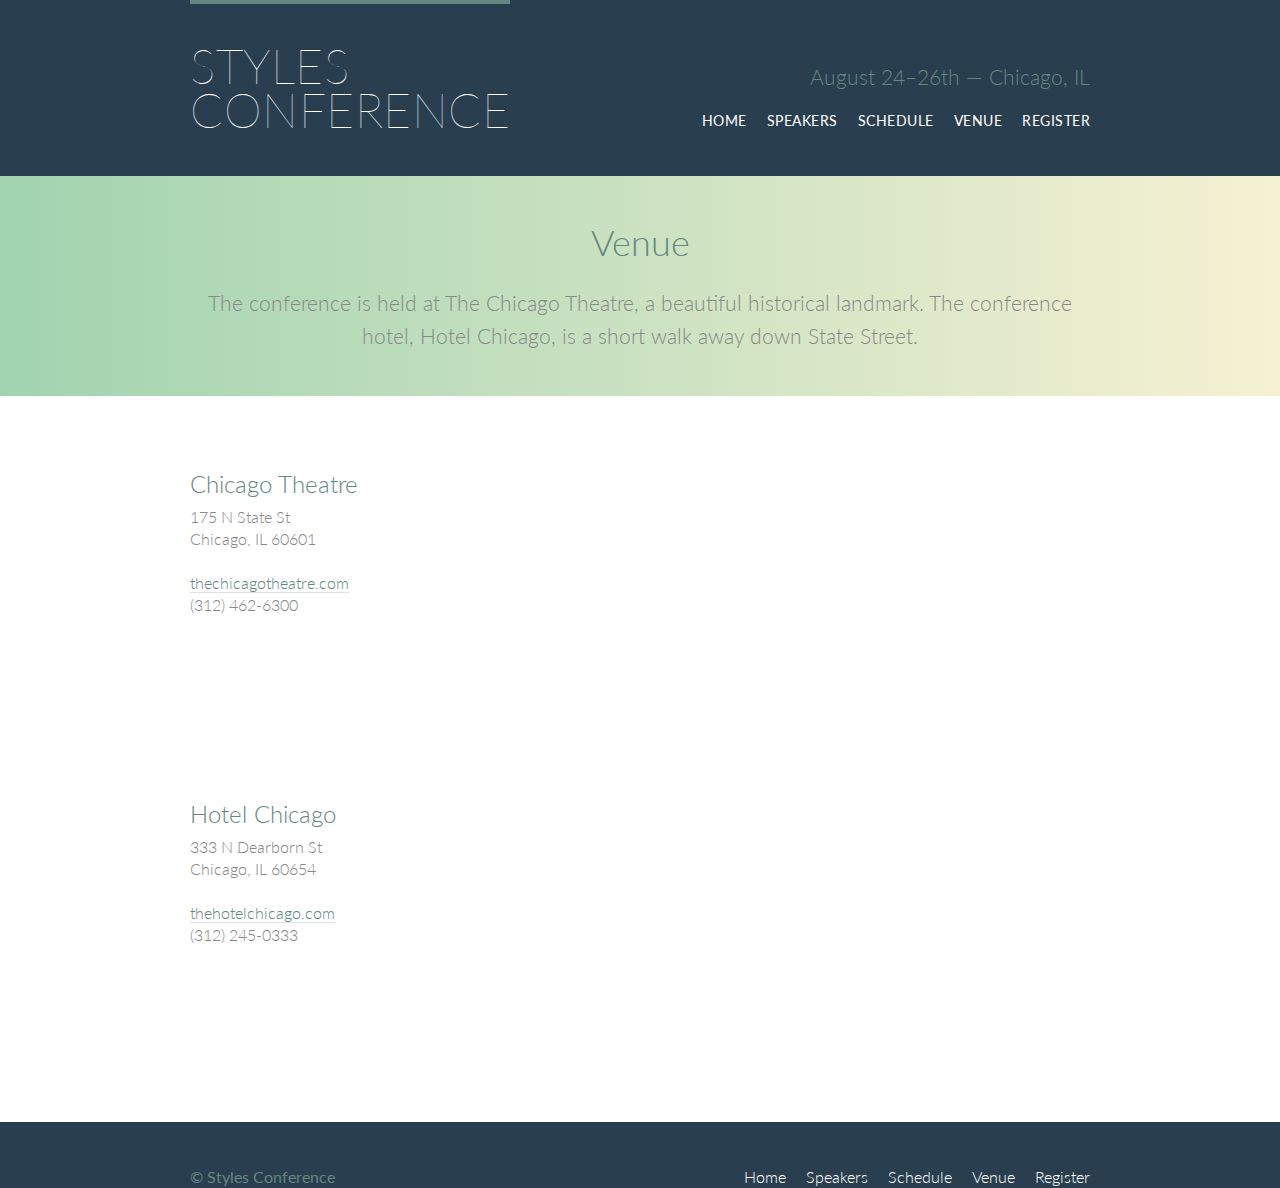
<file: venue.html>
<!DOCTYPE html>
<html lang="en">
<head>
	<meta charset="utf-8">
	<title>Venue - Styles Conference</title>
	<link rel="stylesheet" href="assets/stylesheets/main.css">
	<link rel="stylesheet" href="http://fonts.googleapis.com/css?family=Lato:100,300,400">
</head>
<body>
	<header class="primary-header container group">
		<h1 class="logo">
			<a href="index.html">Styles <br> Conference</a>
		</h1>
			<h3 class="tagline">August 24&ndash;26th &mdash; Chicago, IL</h3>
		<nav class="nav primary-nav">
			<ul>
				<li><a href="index.html">Home</a></li><!--
	    		--><li><a href="speakers.html">Speakers</a></li><!--
	    		--><li><a href="schedule.html">Schedule</a></li><!--
	    		--><li><a href="venue.html">Venue</a></li><!--
	   			 --><li><a href="register.html">Register</a></li>
   			</ul>
		</nav>
	</header>
	<section class="row-alt">
		<div class="lead container">
			<h1>Venue</h1>
			<p>The conference is held at The Chicago Theatre, a beautiful historical landmark. The conference hotel, Hotel Chicago, is a short walk away down State Street.</p>
		</div>
	</section>
	<section class="row">
      <div class="grid">
		<section class="venue-theatre">
		<div class="col-1-3">
            <h2>Chicago Theatre</h2>
            <p>175 N State St <br> Chicago, IL 60601</p>
            <p><a href="http://www.thechicagotheatre.com/">thechicagotheatre.com</a> <br> (312) 462-6300</p>
          </div><!--
		--><iframe class="venue-map col-2-3" src="https://www.google.com/maps/embed?pb=!1m5!3m3!1m2!1s0x880e2ca55810a493%3A0x4700ddf60fcbfad6!2schicago+theatre!5e0!3m2!1sen!2sus!4v1388701393606">
			</iframe>
	</section>
		<section class="venue-hotel">
			<div class="col-1-3">
	            <h2>Hotel Chicago</h2>
	            <p>333 N Dearborn St <br> Chicago, IL 60654</p>
	            <p><a href="http://thehotelchicago.com/">thehotelchicago.com</a> <br> (312) 245-0333</p>
          	</div><!--
			--><iframe class="venue-map col-2-3" src="https://www.google.com/maps/embed?pb=!1m5!3m3!1m2!1s0x880e2cb1da049173%3A0xa5c91d255a775f0b!2sHotel+Sax+Chicago%2C+North+Dearborn+Street%2C+Chicago%2C+IL!5e0!3m2!1sen!2sus!4v1388702493978"></iframe>
		</section>
	</div>
    </section>
	<footer class="primary-footer container group">
		<small>&copy; Styles Conference</small>
		<nav class="nav">
			<ul>
				<li><a href="index.html">Home</a></li><!--
	    		--><li><a href="speakers.html">Speakers</a></li><!--
	    		--><li><a href="schedule.html">Schedule</a></li><!--
	    		--><li><a href="venue.html">Venue</a></li><!--
	   			 --><li><a href="register.html">Register</a></li>
   			</ul>
		</nav>
	</footer>
</body>
</html>
</file>
<file: assets/stylesheets/main.css>
/* http://meyerweb.com/eric/tools/css/reset/ 2. v2.0 | 20110126
  License: none (public domain)
*/

html, body, div, span, applet, object, iframe,
h1, h2, h3, h4, h5, h6, p, blockquote, pre,
a, abbr, acronym, address, big, cite, code,
del, dfn, em, img, ins, kbd, q, s, samp,
small, strike, strong, sub, sup, tt, var,
b, u, i, center,
dl, dt, dd, ol, ul, li,
fieldset, form, label, legend,
table, caption, tbody, tfoot, thead, tr, th, td,
article, aside, canvas, details, embed,
figure, figcaption, footer, header, hgroup,
menu, nav, output, ruby, section, summary,
time, mark, audio, video {
  margin: 0;
  padding: 0;
  border: 0;
  font-size: 100%;
  font: inherit;
  vertical-align: baseline;
}
/* HTML5 display-role reset for older browsers */
article, aside, details, figcaption, figure,
footer, header, hgroup, menu, nav, section {
  display: block;
}
body {
  line-height: 1;
}
ol, ul {
  list-style: none;
}
blockquote, q {
  quotes: none;
}
blockquote:before, blockquote:after,
q:before, q:after {
  content: '';
  content: none;
}
table {
  border-collapse: collapse;
  border-spacing: 0;
}
/*
  ========================================
  Custom styles
  ========================================
*/
body {
  background: #293f50;
  color: #888;
  font-weight:300 ; 
  font-size:16px;
  line-height:22px;
  font-family:"Lato","Open Sans", "Helvetica Neue", Helvetica, Arial, sans-serif;
}
/*
  ========================================
  Grid
  ========================================
*/

*,
*:before,
*:after {
  -webkit-box-sizing: border-box;
     -moz-box-sizing: border-box;
          box-sizing: border-box;
}
.container{
  margin: 0 auto ;
  padding-left: 30px;
  padding-right: 30px;
  width: 960px;
}
.col-1-3 {
  width: 33.33%;
}
.col-2-3 {
  width: 66.66%;
}
.col-1-3,
.col-2-3 {
  display: inline-block;
  vertical-align: top;
}
.grid,
.col-1-3,
.col-2-3 {
  padding-left: 15px;
  padding-right: 15px;
}
.container,
.grid {
  margin: 0 auto;
  width: 960px;
}
.container {
  padding-left: 30px;
  padding-right: 30px;
}

.teaser a:hover h3 {
  color: #a9b2b9;
}
.teaser img {
  border-radius: 5px;
  display: block;
  margin-bottom: 22px;
  max-width: 100%
}
/*
  ========================================
  Typography
  ========================================
*/

h1, h3, h4, h5, p {
  margin-bottom: 22px;
}

h1, h2, h3, h4 {
  color: #648880;
}
h1 {
  font-size: 36px;
  line-height: 44px;
}
h2 {
  font-size: 24px;
  line-height: 44px;
}
h3 {
  font-size: 21px;
}
h4 {
  font-size: 18px;
}
h5 {
  color: #a9b2b9;
  font-size: 14px;
  font-weight: 400;
  text-transform: uppercase;
}
strong {
  font-weight: 400;
}
cite, em {
  font-style: italic;
}
/*
  ========================================
  Leads
  ========================================
*/

.lead {
  text-align: center;
}
.lead p {
  font-size: 21px;
  line-height: 33px;
}
/*
  ========================================
  Buttons
  ========================================
*/

.btn {
  color: #fff;
  cursor: pointer;
  border-radius: 5px;
  display: inline-block;
  font-weight: 400;
  letter-spacing: .5px;
  margin: 0;
  text-transform: uppercase;
}
.btn-alt{
  border:1px solid #dfe2e5;
  padding: 10px 30px;
}
.btn-alt:hover {
  background: #fff;
  color: #648880;
}
/*
  ========================================
  Home
  ========================================
*/

.hero {
  color: #fff;
  padding: 22px 80px 66px 80px;
  line-height: 44px;
  text-align: center;
}
.hero h2 {
  font-size: 36px;
}
.hero p {
  font-size: 24px;
  font-weight: 100;
}

/*
  ========================================
  Clearfix
  ========================================
*/
.group:before,
.group:after {
  content: "";
  display: table;
}
.group:after {
  clear: both;
}
.group {
  clear: both;
  *zoom: 1;
}
/*
  ========================================
  Rows
  ========================================
*/

.row {
  background: #fff;
  padding: 66px 0 44px 0;
}
.row,
.row-alt {
  min-width: 960px;
}
.row-alt {
   background: #cbe2c1;
   background: -webkit-linear-gradient(to right, #a1d3b0, #f6f1d3);
   background: -moz-linear-gradient(to right, #a1d3b0, #f6f1d3);
   background: linear-gradient(to right, #a1d3b0, #f6f1d3);
   padding: 44px 0 22px 0;
 }
/*
  ========================================
  Primary header
  ========================================
*/

.logo {
  border-top:4px solid #648880;
  font-size: 48px;
  line-height: 44px;
  padding: 40px 0 22px 0;
  float: left;
  font-weight: 100;
  letter-spacing: .5px;
  text-transform: uppercase;
}
.tagline {
  margin: 66px 0 22px 0;
  text-align: right;
}
.primary-nav {
  font-size: 14px;
  font-weight: 400;
  letter-spacing: .5px;
  text-transform: uppercase;
}
/*
  ========================================
  Navigation
  ========================================
*/

.nav {
  text-align: right;
}
.nav li {
  display: inline-block;
  margin: 0 10px;
  vertical-align: top;
}
.nav li:last-child {
  margin-right: 0;
}

/*
  ========================================
  Primary footer
  ========================================
*/

.primary-footer small {
  float: left;
  font-weight: 400;
}
.primary-footer {
  color: #648880;
  font-size: 14px
  padding-bottom: 44px;
  padding-top: 44px;
  ;
}
/*
  ========================================
  Links
  ========================================
*/

a:hover {
  color: #a9b2b9;
}
a {
  color: #648880;
  text-decoration: none;
}
p a {
  border-bottom: 1px solid #dfe2e5;
}
.primary-header a,
.primary-footer a {
  color: #fff;
}
.primary-header a:hover,
.primary-footer a:hover {
  color: #648880;
}
/*
  ========================================
  Speakers
  ========================================
*/
  
.speaker-info {
  border: 1px solid #dfe2e5;
  border-radius: 5px;
  margin-top: 88px;
  padding: 22px 0;
  text-align: center;
}
.speaker {
  margin-bottom: 44px;
}
.speaker-info img {
  border-radius: 50%;
  height: 130px;
  margin: -66px 0 22px 0;
  vertical-align: top;
}
/*
  ========================================
  Venue
  ========================================
*/

.venue-theatre {
  margin-bottom: 66px;
}
.venue-hotel {
  margin-bottom: 22px;
}
.venue-map {
  height: 264px;
}
/*
  ========================================
  Register
  ========================================
*/

.why-attend {
  list-style: square;
  margin: 0 0 22px 30px;
}
form {
  margin-bottom: 22px;
}
input,
select,
textarea {
  font: 300 16px/22px "Lato", "Open Sans", "Helvetica Neue", Helvetica, Arial, sans-serif;
}
.register-group label {
  color: #648880;
  cursor: pointer;
  font-weight: 400;
}
.register-group input,
.register-group select,
.register-group textarea {
  border: 1px solid #c6c9cc;
  border-radius: 5px;
  color: #888;
  display: block;
  margin: 5px 0 27px 0;
  padding: 5px 8px;
}
.register-group input,
.register-group textarea {
  width: 100%;
}
.register-group select {
  height: 34px;
  width: 60px;
}
.register-group textarea {
  height: 78px;
}
.btn-default {
  border: 0;
  background: #648880;
  padding: 11px 30px;
  font-size: 14px;
}
.btn-default:hover {
  background: #77a198;
}
/*
  ========================================
  Schedule
  ========================================
*/

table {
  margin-bottom: 44px;
  width: 100%;
}
table:last-child {
  margin-bottom: 0;
}
th,
td {
  padding-bottom: 22px;
  vertical-align: top;
}
th {
  padding-right: 45px;
  text-align: right;
  width: 20%;
}
td {
  width: 40%;
}
thead {
  line-height: 44px;
}
thead th {
  color: #648880;
  font-size: 24px;
}
tbody th {
  color: #a9b2b9;
  font-size: 14px;
  font-weight: 400;
  padding-top: 22px;
  text-transform: uppercase;
}
tbody td {
  border-top: 1px solid #dfe2e5;
  padding-top: 21px;
}
tbody td:first-of-type {
  padding-right: 15px;
}
tbody td:last-of-type {
  padding-left: 15px;
}
tbody td:only-of-type {
  padding-left: 0;
  padding-right: 0;
}
table a {
  color: #888;
}
table h4 {
  margin-bottom: 0;
}
.schedule-offset {
  color: #a9b2b9;
}
</file>
